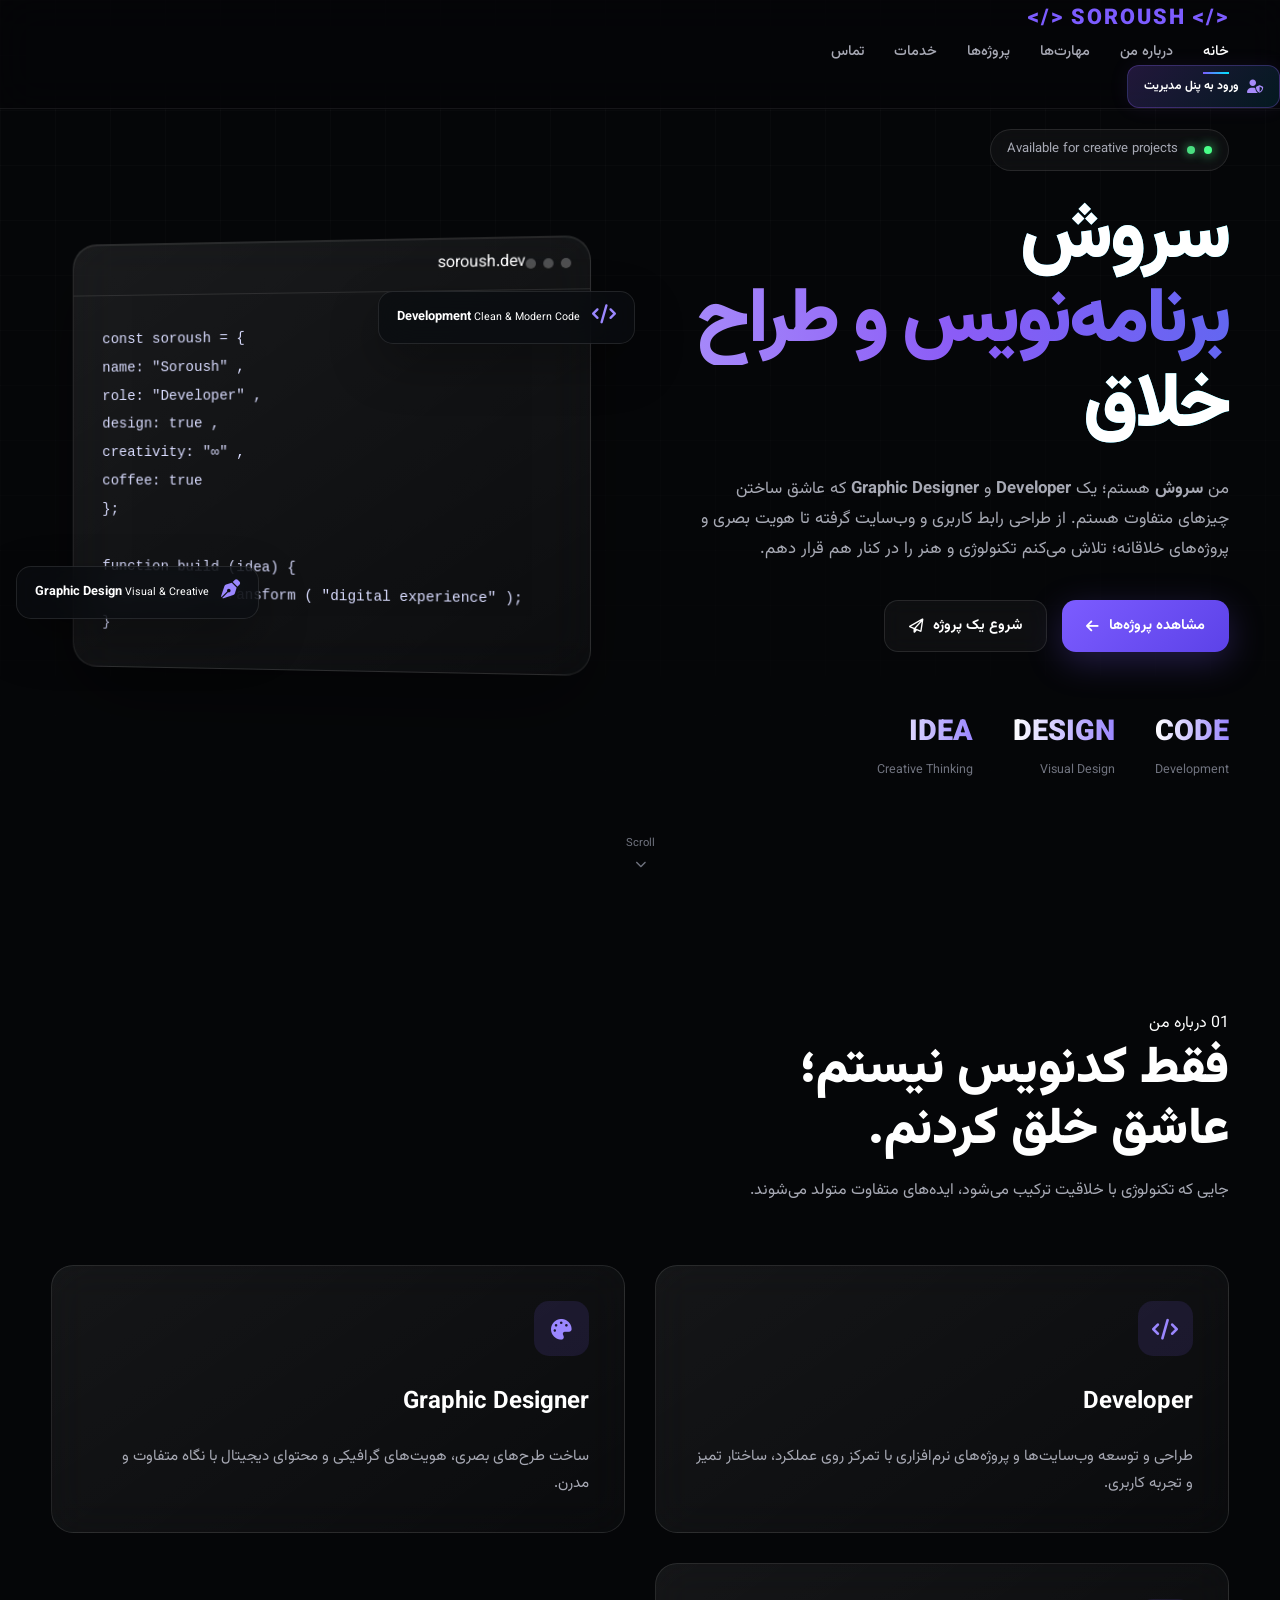
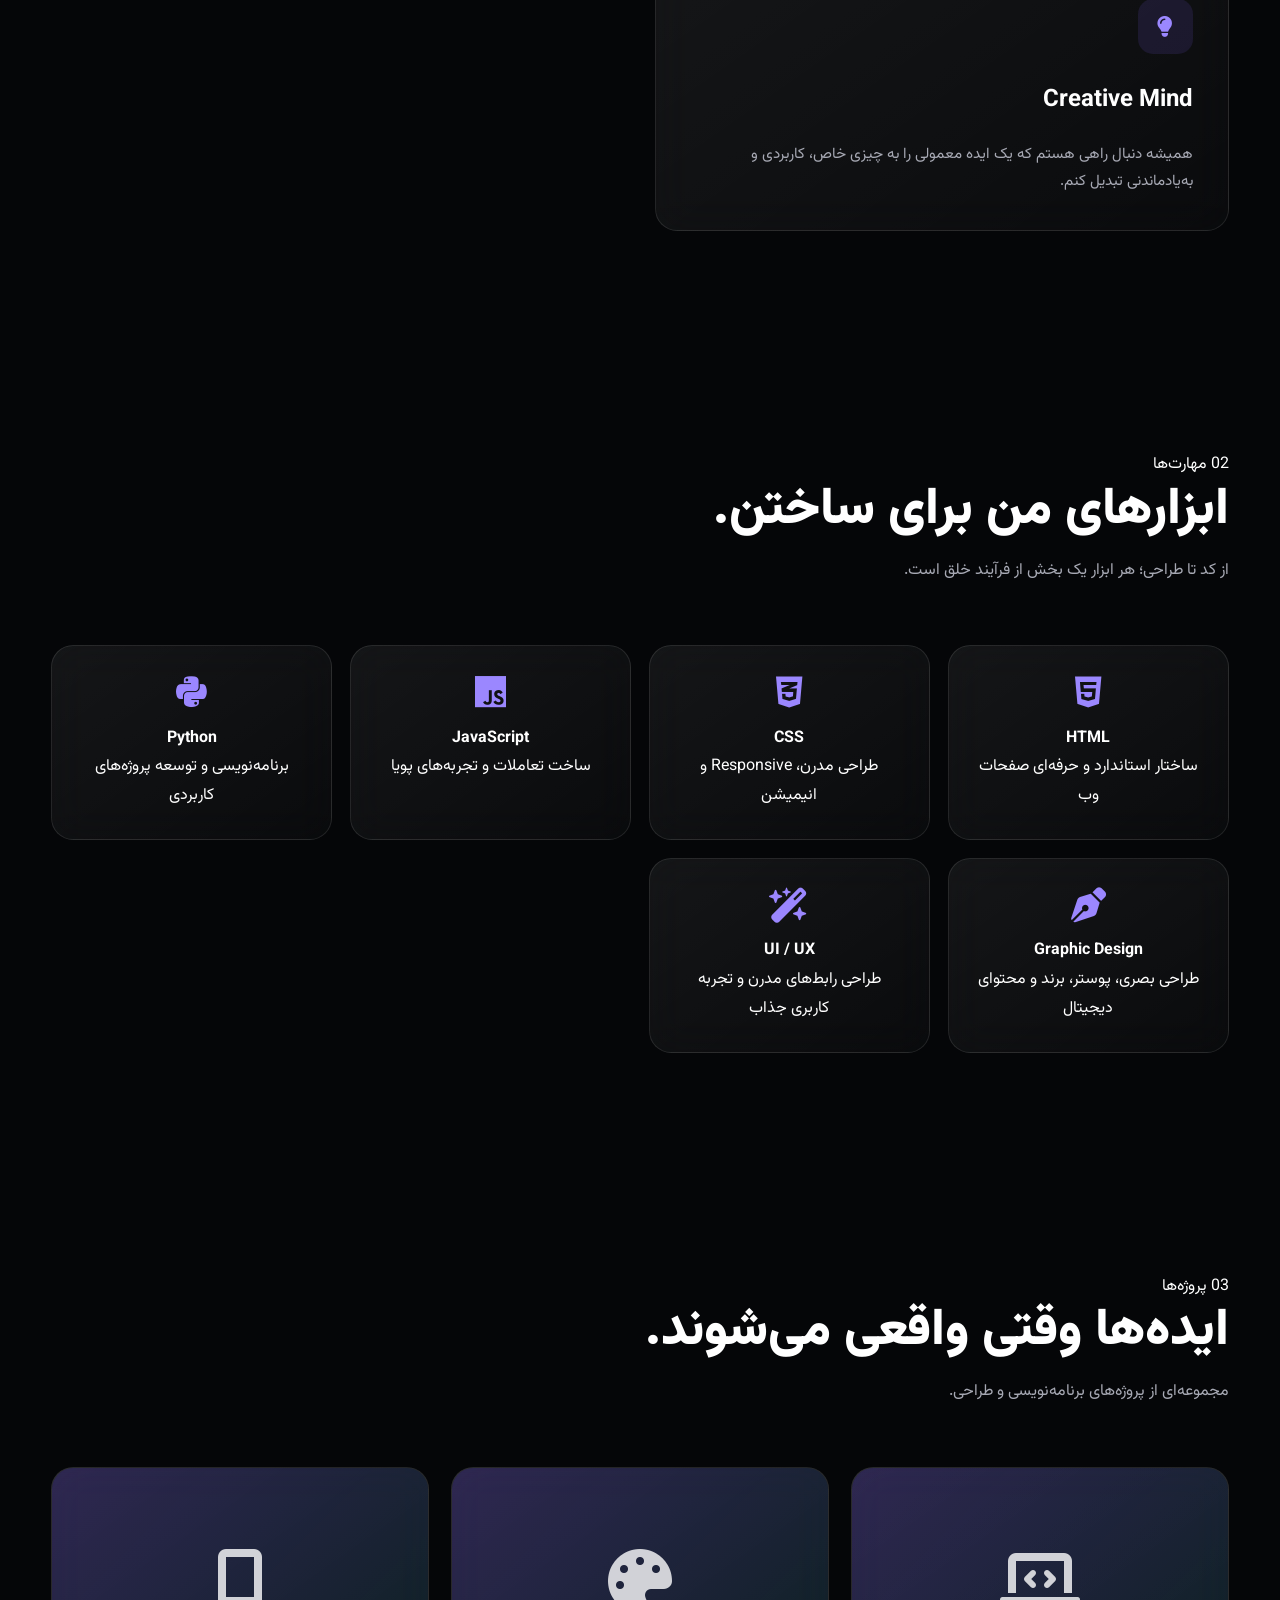
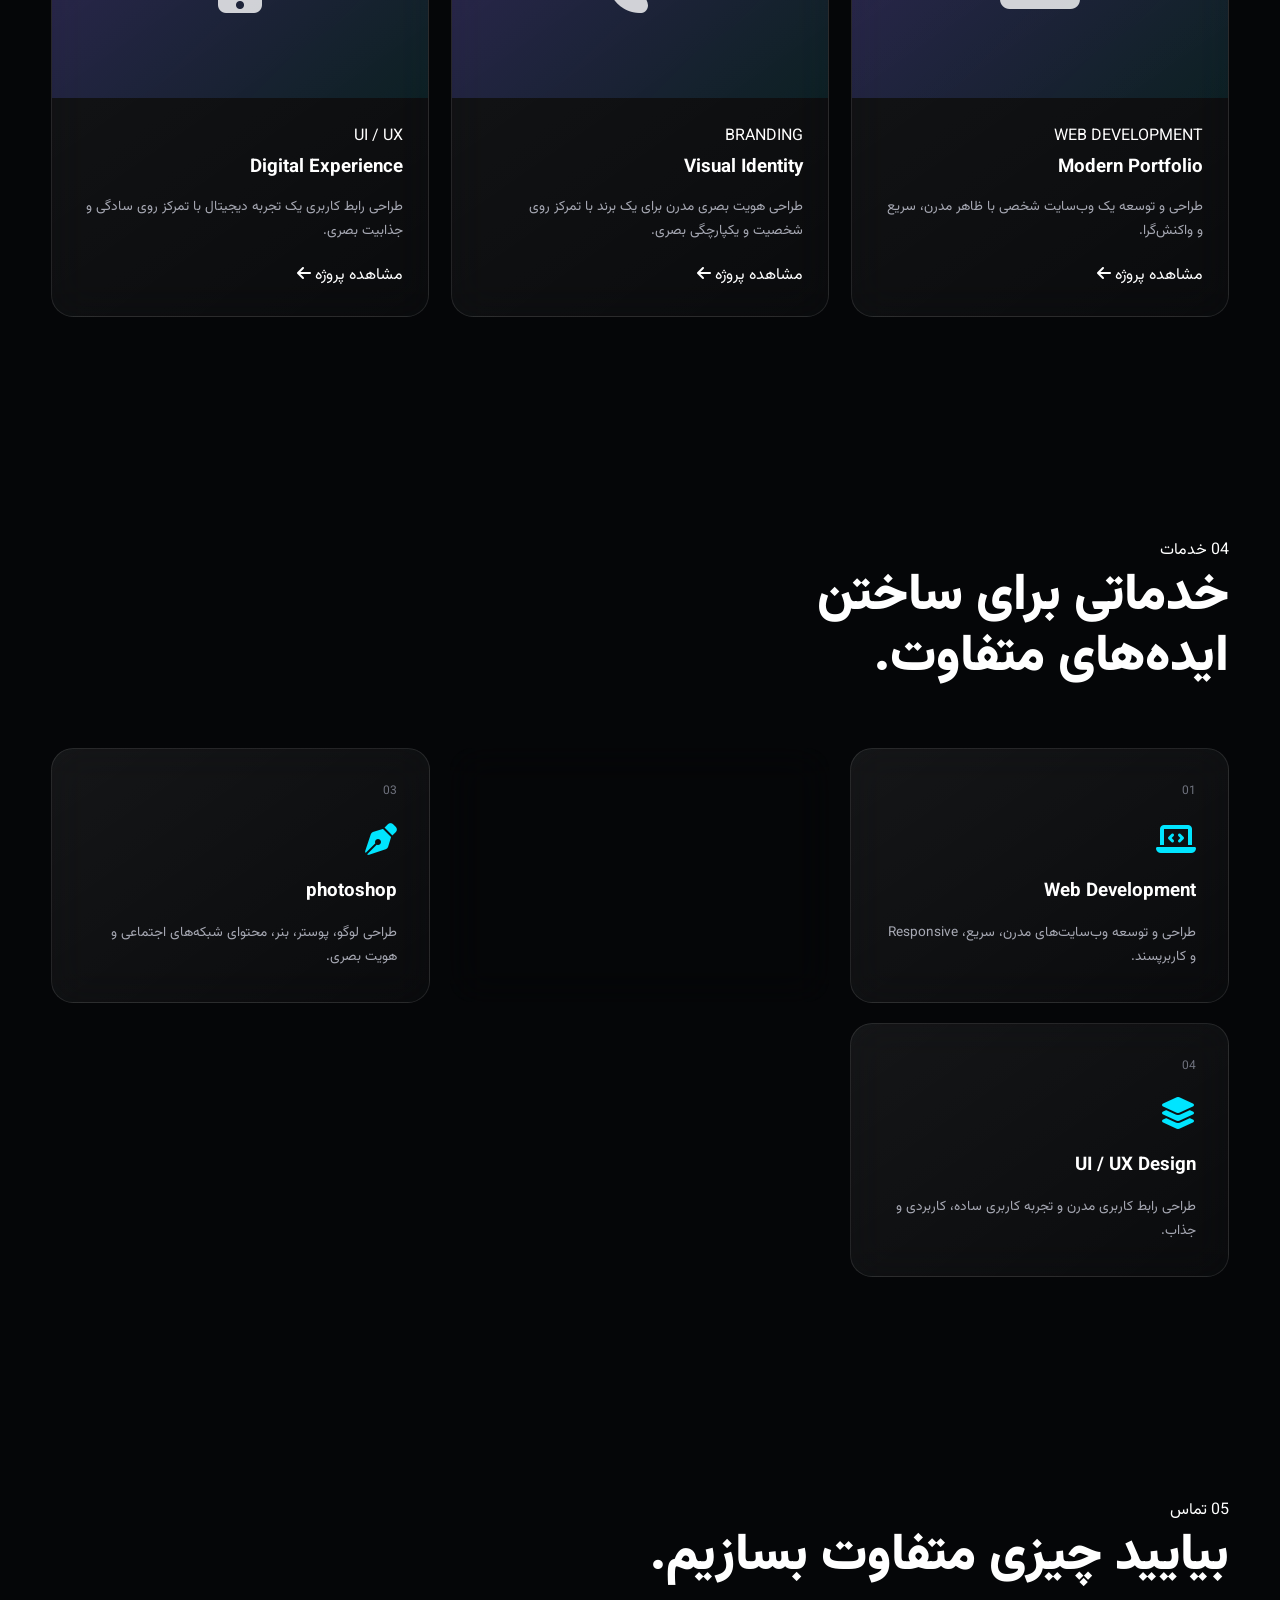
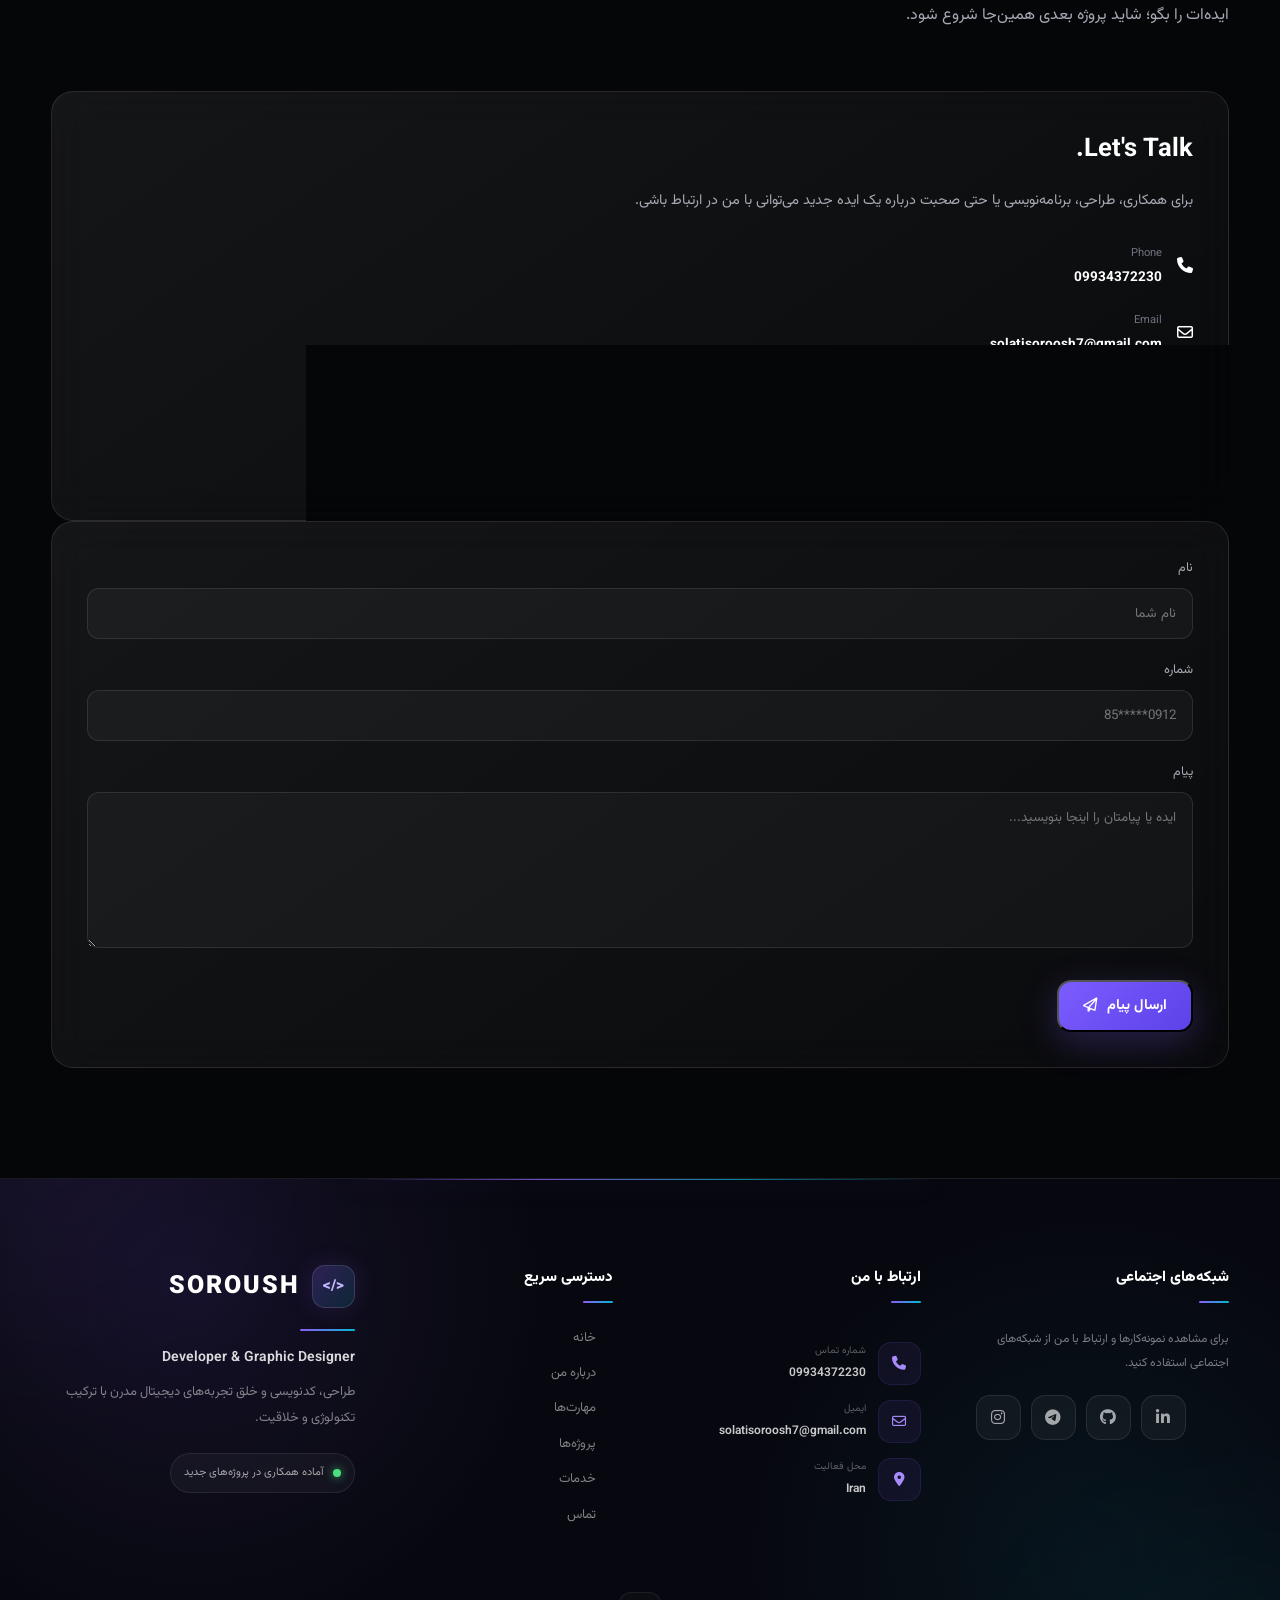
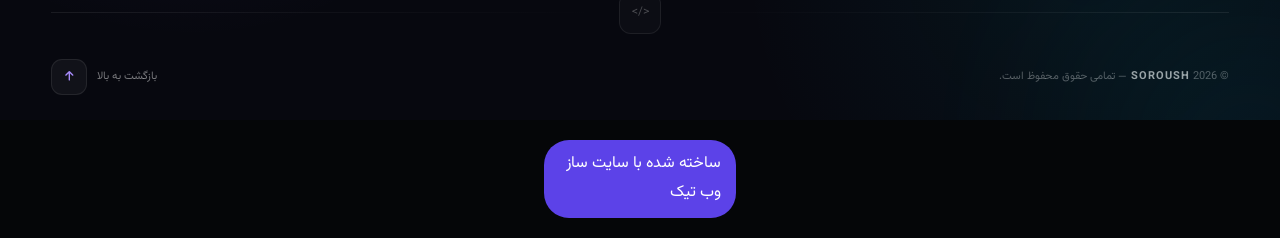
<file: index.html>
<!DOCTYPE html>
<html lang="fa" dir="rtl">

<head>
    <meta charset="UTF-8">
    <meta name="viewport" content="width=device-width, initial-scale=1.0">

    <title>Soroosh Web | سروش وب | سروش صولتی | برنامه نویس و طراح</title>

    <meta name="description"
        content="سروش وب؛ وب‌سایت رسمی سروش صولتی، برنامه‌نویس و طراح گرافیک. طراحی و توسعه وب‌سایت، برنامه‌نویسی، طراحی UI/UX و خدمات گرافیکی.">

    <meta name="author" content="Soroush Solati">

    <link rel="canonical"
        href="https://sorooshsolati.github.io/soroosh_web/">

    <!-- Google Search Console -->
    <meta name="google-site-verification"
        content="5-_Z5XrOkIgNto3OgNHFFR8TNzBRHTz58QqDBDDkET0">

    <!-- Favicon -->
    <link rel="icon" type="image/png" href="logo.png">

    <!-- Google Font -->
    <link rel="preconnect" href="https://fonts.googleapis.com">
    <link rel="preconnect" href="https://fonts.gstatic.com" crossorigin>

    <link
        href="https://fonts.googleapis.com/css2?family=Vazirmatn:wght@300;400;500;600;700;800;900&display=swap"
        rel="stylesheet">

    <!-- Font Awesome -->
    <link
        rel="stylesheet"
        href="https://cdnjs.cloudflare.com/ajax/libs/font-awesome/6.5.2/css/all.min.css">

    <!-- Main CSS -->
    <link rel="stylesheet" href="style.css">
</head>


<body>


<!-- =========================================================
     HEADER
========================================================= -->

<header class="header">

    <div class="container nav-container">

        <a href="#home" class="logo">

            <span class="logo-symbol">&lt;/&gt;</span>

            <span>SOROUSH</span>

            <span class="logo-symbol">&lt;/&gt;</span>

        </a>


        <nav class="nav-menu">

            <a href="#home" class="active">
                خانه
            </a>

            <a href="#about">
                درباره من
            </a>

            <a href="#skills">
                مهارت‌ها
            </a>

            <a href="#projects">
                پروژه‌ها
            </a>

            <a href="#services">
                خدمات
            </a>

            <a href="#contact">
                تماس
            </a>

        </nav>


        <button
            class="menu-btn"
            type="button"
            aria-label="باز کردن منو"
        >

            <i class="fa-solid fa-bars"></i>

        </button>

    </div>

    <a href="login.html" class="admin-login-btn">
    <i class="fa-solid fa-user-shield"></i>
    ورود به پنل مدیریت
</a>

</header>



<main>


<!-- =========================================================
     HERO
========================================================= -->

<section class="hero" id="home">


    <div class="hero-glow glow-1"></div>

    <div class="hero-glow glow-2"></div>

    <div class="hero-glow glow-3"></div>

    <div class="hero-grid"></div>


    <div class="container hero-container">


        <!-- HERO CONTENT -->

        <div class="hero-content reveal">


            <div class="hero-badge">

                <span class="status-dot"></span>

                <span>
                    Available for creative projects
                </span>

            </div>



            <!-- متن جدید -->

            <h1>
    <span id="hero-before">
        سروش 
    </span>

    <span id="hero-highlight">
        برنامه‌نویس و طراح
    </span>

    <span id="hero-after">
        خلاق
    </span>
</h1>


            <p class="hero-description">

                من <strong>سروش</strong> هستم؛
                یک <strong>Developer</strong> و
                <strong>Graphic Designer</strong>
                که عاشق ساختن چیزهای متفاوت هستم.
                از طراحی رابط کاربری و وب‌سایت گرفته
                تا هویت بصری و پروژه‌های خلاقانه؛
                تلاش می‌کنم تکنولوژی و هنر را
                در کنار هم قرار دهم.

            </p>



            <!-- BUTTONS -->

            <div class="hero-buttons">


                <a
                    href="#projects"
                    class="btn btn-primary"
                >

                    <span>
                        مشاهده پروژه‌ها
                    </span>

                    <i class="fa-solid fa-arrow-left"></i>

                </a>



                <a
                    href="#contact"
                    class="btn btn-outline"
                >

                    <span>
                        شروع یک پروژه
                    </span>

                    <i class="fa-regular fa-paper-plane"></i>

                </a>


            </div>



            <!-- STATS -->

            <div class="hero-stats">


                <div class="stat">

                    <div class="stat-number">
                        CODE
                    </div>

                    <div class="stat-label">
                        Development
                    </div>

                </div>



                <div class="stat">

                    <div class="stat-number">
                        DESIGN
                    </div>

                    <div class="stat-label">
                        Visual Design
                    </div>

                </div>



                <div class="stat">

                    <div class="stat-number">
                        IDEA
                    </div>

                    <div class="stat-label">
                        Creative Thinking
                    </div>

                </div>


            </div>


        </div>



        <!-- HERO VISUAL -->

        <div class="hero-visual reveal">


            <div class="code-window">


                <div class="window-header">


                    <div class="window-dots">

                        <span></span>

                        <span></span>

                        <span></span>

                    </div>


                    <div class="window-title">
                        soroush.dev
                    </div>


                </div>



                <div class="code-content">


                    <div>

                        <span class="code-purple">
                            const
                        </span>

                        <span class="code-white">
                            soroush
                        </span>

                        <span class="code-white">
                            =
                        </span>

                        <span class="code-yellow">
                            {
                        </span>

                    </div>



                    <div class="code-indent">

                        <span class="code-blue">
                            name:
                        </span>

                        <span class="code-green">
                            "Soroush"
                        </span>

                        <span>
                            ,
                        </span>

                    </div>



                    <div class="code-indent">

                        <span class="code-blue">
                            role:
                        </span>

                        <span class="code-green">
                            "Developer"
                        </span>

                        <span>
                            ,
                        </span>

                    </div>



                    <div class="code-indent">

                        <span class="code-blue">
                            design:
                        </span>

                        <span class="code-green">
                            true
                        </span>

                        <span>
                            ,
                        </span>

                    </div>



                    <div class="code-indent">

                        <span class="code-blue">
                            creativity:
                        </span>

                        <span class="code-green">
                            "∞"
                        </span>

                        <span>
                            ,
                        </span>

                    </div>



                    <div class="code-indent">

                        <span class="code-blue">
                            coffee:
                        </span>

                        <span class="code-orange">
                            true
                        </span>

                    </div>



                    <div>

                        <span class="code-yellow">
                            };
                        </span>

                    </div>



                    <br>



                    <div>

                        <span class="code-purple">
                            function
                        </span>

                        <span class="code-blue">
                            build
                        </span>

                        <span class="code-white">
                            (idea)
                        </span>

                        <span class="code-yellow">
                            {
                        </span>

                    </div>



                    <div class="code-indent">

                        <span class="code-purple">
                            return
                        </span>

                        <span class="code-white">
                            idea
                        </span>

                        <span>
                            .
                        </span>

                        <span class="code-blue">
                            transform
                        </span>

                        <span>
                            (
                        </span>

                        <span class="code-green">
                            "digital experience"
                        </span>

                        <span>
                            );
                        </span>

                    </div>



                    <div>

                        <span class="code-yellow">
                            }
                        </span>

                    </div>


                </div>

            </div>



            <!-- FLOATING CARD -->

            <div class="floating-card card-code">

                <div class="floating-icon">

                    <i class="fa-solid fa-code"></i>

                </div>

                <div>

                    <strong>
                        Development
                    </strong>

                    <small>
                        Clean & Modern Code
                    </small>

                </div>

            </div>



            <!-- FLOATING CARD -->

            <div class="floating-card card-design">

                <div class="floating-icon">

                    <i class="fa-solid fa-pen-nib"></i>

                </div>

                <div>

                    <strong>
                        Graphic Design
                    </strong>

                    <small>
                        Visual & Creative
                    </small>

                </div>

            </div>


        </div>


    </div>



    <a
        href="#about"
        class="scroll-down"
    >

        <span>
            Scroll
        </span>

        <i class="fa-solid fa-chevron-down"></i>

    </a>


</section>



<!-- =========================================================
     ABOUT
========================================================= -->

<section
    class="section about-section"
    id="about"
>


    <div class="container">


        <div class="section-title reveal">


            <span class="section-number">
                01
            </span>


            <span class="section-line"></span>


            <span class="section-label">
                درباره من
            </span>


            <h2>

                فقط کدنویس نیستم؛

                <br>

                عاشق خلق کردنم.

            </h2>


            <p>

                جایی که تکنولوژی با خلاقیت ترکیب می‌شود،
                ایده‌های متفاوت متولد می‌شوند.

            </p>


        </div>



        <div class="about-grid">


            <div class="glass-card about-card reveal">

                <div class="about-icon">

                    <i class="fa-solid fa-code"></i>

                </div>

                <h3>
                    Developer
                </h3>

                <p>

                    طراحی و توسعه وب‌سایت‌ها و پروژه‌های
                    نرم‌افزاری با تمرکز روی عملکرد،
                    ساختار تمیز و تجربه کاربری.

                </p>

            </div>



            <div class="glass-card about-card reveal">

                <div class="about-icon">

                    <i class="fa-solid fa-palette"></i>

                </div>

                <h3>
                    Graphic Designer
                </h3>

                <p>

                    ساخت طرح‌های بصری، هویت‌های گرافیکی
                    و محتوای دیجیتال با نگاه متفاوت
                    و مدرن.

                </p>

            </div>



            <div class="glass-card about-card reveal">

                <div class="about-icon">

                    <i class="fa-solid fa-lightbulb"></i>

                </div>

                <h3>
                    Creative Mind
                </h3>

                <p>

                    همیشه دنبال راهی هستم که یک ایده معمولی
                    را به چیزی خاص، کاربردی و به‌یادماندنی
                    تبدیل کنم.

                </p>

            </div>


        </div>

    </div>

</section>



<!-- =========================================================
     SKILLS
========================================================= -->

<section
    class="section skills-section"
    id="skills"
>


    <div class="container">


        <div class="section-title reveal">


            <span class="section-number">
                02
            </span>


            <span class="section-line"></span>


            <span class="section-label">
                مهارت‌ها
            </span>


            <h2>
                ابزارهای من برای ساختن.
            </h2>


            <p>
                از کد تا طراحی؛ هر ابزار یک بخش از فرآیند خلق است.
            </p>


        </div>



        <div class="skills-grid">


            <div class="glass-card skill-card reveal">

                <div class="skill-icon">

                    <i class="fa-brands fa-html5"></i>

                </div>

                <h3>
                    HTML
                </h3>

                <p>
                    ساختار استاندارد و حرفه‌ای صفحات وب
                </p>

            </div>



            <div class="glass-card skill-card reveal">

                <div class="skill-icon">

                    <i class="fa-brands fa-css3-alt"></i>

                </div>

                <h3>
                    CSS
                </h3>

                <p>
                    طراحی مدرن، Responsive و انیمیشن
                </p>

            </div>



            <div class="glass-card skill-card reveal">

                <div class="skill-icon">

                    <i class="fa-brands fa-js"></i>

                </div>

                <h3>
                    JavaScript
                </h3>

                <p>
                    ساخت تعاملات و تجربه‌های پویا
                </p>

            </div>



            <div class="glass-card skill-card reveal">

                <div class="skill-icon">

                    <i class="fa-brands fa-python"></i>

                </div>

                <h3>
                    Python
                </h3>

                <p>
                    برنامه‌نویسی و توسعه پروژه‌های کاربردی
                </p>

            </div>



            <div class="glass-card skill-card reveal">

                <div class="skill-icon">

                    <i class="fa-solid fa-pen-nib"></i>

                </div>

                <h3>
                    Graphic Design
                </h3>

                <p>
                    طراحی بصری، پوستر، برند و محتوای دیجیتال
                </p>

            </div>



            <div class="glass-card skill-card reveal">

                <div class="skill-icon">

                    <i class="fa-solid fa-wand-magic-sparkles"></i>

                </div>

                <h3>
                    UI / UX
                </h3>

                <p>
                    طراحی رابط‌های مدرن و تجربه کاربری جذاب
                </p>

            </div>


        </div>

    </div>

</section>



<!-- =========================================================
     PROJECTS
========================================================= -->

<section
    class="section projects-section"
    id="projects"
>


    <div class="container">


        <div class="section-title reveal">


            <span class="section-number">
                03
            </span>


            <span class="section-line"></span>


            <span class="section-label">
                پروژه‌ها
            </span>


            <h2>
                ایده‌ها وقتی واقعی می‌شوند.
            </h2>


            <p>
                مجموعه‌ای از پروژه‌های برنامه‌نویسی و طراحی.
            </p>


        </div>



        <div class="projects-grid">


            <article class="glass-card project-card reveal">


                <div class="project-image project-image-1">

                    <div class="project-overlay">

                        <i class="fa-solid fa-laptop-code"></i>

                    </div>

                </div>



                <div class="project-content">

                    <span class="project-category">
                        WEB DEVELOPMENT
                    </span>

                    <h3>
                        Modern Portfolio
                    </h3>

                    <p>

                        طراحی و توسعه یک وب‌سایت شخصی
                        با ظاهر مدرن، سریع و واکنش‌گرا.

                    </p>


                    <a
                        href="#"
                        class="project-link"
                    >

                        مشاهده پروژه

                        <i class="fa-solid fa-arrow-left"></i>

                    </a>

                </div>


            </article>



            <article class="glass-card project-card reveal">


                <div class="project-image project-image-2">

                    <div class="project-overlay">

                        <i class="fa-solid fa-palette"></i>

                    </div>

                </div>



                <div class="project-content">

                    <span class="project-category">
                        BRANDING
                    </span>

                    <h3>
                        Visual Identity
                    </h3>

                    <p>

                        طراحی هویت بصری مدرن برای یک برند
                        با تمرکز روی شخصیت و یکپارچگی بصری.

                    </p>


                    <a
                        href="#"
                        class="project-link"
                    >

                        مشاهده پروژه

                        <i class="fa-solid fa-arrow-left"></i>

                    </a>

                </div>


            </article>



            <article class="glass-card project-card reveal">


                <div class="project-image project-image-3">

                    <div class="project-overlay">

                        <i class="fa-solid fa-mobile-screen-button"></i>

                    </div>

                </div>



                <div class="project-content">

                    <span class="project-category">
                        UI / UX
                    </span>

                    <h3>
                        Digital Experience
                    </h3>

                    <p>

                        طراحی رابط کاربری یک تجربه دیجیتال
                        با تمرکز روی سادگی و جذابیت بصری.

                    </p>


                    <a
                        href="#"
                        class="project-link"
                    >

                        مشاهده پروژه

                        <i class="fa-solid fa-arrow-left"></i>

                    </a>

                </div>


            </article>


        </div>

    </div>

</section>



<!-- =========================================================
     SERVICES
========================================================= -->

<section
    class="section services-section"
    id="services"
>


    <div class="container">


        <div class="section-title reveal">


            <span class="section-number">
                04
            </span>


            <span class="section-line"></span>


            <span class="section-label">
                خدمات
            </span>


            <h2>
                خدماتی برای ساختن
                <br>
                ایده‌های متفاوت.
            </h2>


        </div>



        <div class="services-grid">


            <div class="glass-card service-card reveal">

                <div class="service-number">
                    01
                </div>

                <i class="fa-solid fa-laptop-code"></i>

                <h3>
                    Web Development
                </h3>

                <p>

                    طراحی و توسعه وب‌سایت‌های مدرن،
                    سریع، Responsive و کاربرپسند.

                </p>

            </div>



            <div class="glass-card service-card reveal">

                <div class="service-number">
                    02
                </div>

                <i class="fa-solid fa-code"></i>

                <h3>
                    Programming
                </h3>

                <p>

                    پیاده‌سازی ایده‌ها و ساخت پروژه‌های
                    نرم‌افزاری با کدنویسی تمیز.

                </p>

            </div>



            <div class="glass-card service-card reveal">

                <div class="service-number">
                    03
                </div>

                <i class="fa-solid fa-pen-nib"></i>

                <h3>
                    photoshop
                </h3>

                <p>

                    طراحی لوگو، پوستر، بنر، محتوای شبکه‌های
                    اجتماعی و هویت بصری.

                </p>

            </div>



            <div class="glass-card service-card reveal">

                <div class="service-number">
                    04
                </div>

                <i class="fa-solid fa-layer-group"></i>

                <h3>
                    UI / UX Design
                </h3>

                <p>

                    طراحی رابط کاربری مدرن و تجربه کاربری
                    ساده، کاربردی و جذاب.

                </p>

            </div>


        </div>

    </div>

</section>



<!-- =========================================================
     CONTACT
========================================================= -->

<section
    class="section contact-section"
    id="contact"
>


    <div class="container">


        <div class="section-title reveal">


            <span class="section-number">
                05
            </span>


            <span class="section-line"></span>


            <span class="section-label">
                تماس
            </span>


            <h2>
                بیایید چیزی متفاوت بسازیم.
            </h2>


            <p>

                ایده‌ات را بگو؛ شاید پروژه بعدی همین‌جا شروع شود.

            </p>


        </div>



        <div class="contact-grid">


            <!-- CONTACT INFO -->

            <div class="glass-card contact-info reveal">


                <h3>
                    Let's Talk.
                </h3>


                <p>

                    برای همکاری، طراحی، برنامه‌نویسی
                    یا حتی صحبت درباره یک ایده جدید
                    می‌توانی با من در ارتباط باشی.

                </p>



                <div class="contact-item">

                    <div class="contact-icon">

                        <i class="fa-solid fa-phone"></i>

                    </div>


                    <div>

                        <span>
                            Phone
                        </span>

                        <strong dir="ltr">
                            09934372230
                        </strong>

                    </div>

                </div>



                <div class="contact-item">

                    <div class="contact-icon">

                        <i class="fa-regular fa-envelope"></i>

                    </div>


                    <div>

                        <span>
                            Email
                        </span>

                        <strong>
                            solatisoroosh7@gmail.com
                        </strong>

                    </div>

                </div>



                <div class="contact-item">

                    <div class="contact-icon">

                        <i class="fa-solid fa-location-dot"></i>

                    </div>


                    <div>

                        <span>
                            Based in
                        </span>

                        <strong>
                            Iran
                        </strong>

                    </div>

                </div>



                <!-- SOCIAL -->

                <div class="social-links">


                    <a
                        href="#"
                        aria-label="Instagram"
                    >

                        <i class="fa-brands fa-instagram"></i>

                    </a>


                    <a
                        href="#"
                        aria-label="Telegram"
                    >

                        <i class="fa-brands fa-telegram"></i>

                    </a>


                    <a
                        href="#"
                        aria-label="GitHub"
                    >

                        <i class="fa-brands fa-github"></i>

                    </a>


                    <a
                        href="#"
                        aria-label="LinkedIn"
                    >

                        <i class="fa-brands fa-linkedin-in"></i>

                    </a>


                </div>


            </div>



            <!-- CONTACT FORM -->

            <form
                class="glass-card contact-form reveal"
                id="contact-form"
            >


                <div class="form-group">

                    <label for="name">
                        نام
                    </label>

                    <input
                        type="text"
                        id="name"
                        name="name"
                        placeholder="نام شما"
                        autocomplete="name"
                        required
                    >

                </div>



                <div class="form-group">

                    <label for="email">
                        شماره 
                    </label>

                    <input
                        type="number"
                        id="email"
                        name="email"
                        placeholder="0912*****85"
                        autocomplete="email"
                        required
                    >

                </div>



                <div class="form-group">

                    <label for="message">
                        پیام
                    </label>

                    <textarea
                        id="message"
                        name="message"
                        rows="6"
                        placeholder="ایده یا پیامتان را اینجا بنویسید..."
                        required
                    ></textarea>

                </div>



                <button
                    type="submit"
                    class="btn btn-primary"
                >

                    ارسال پیام

                    <i class="fa-regular fa-paper-plane"></i>

                </button>


            </form>


        </div>

    </div>

</section>


</main>



<!-- =========================================================
     PREMIUM FOOTER
========================================================= -->

<footer class="footer">


    <div class="footer-glow footer-glow-1"></div>

    <div class="footer-glow footer-glow-2"></div>



    <div class="container">


        <div class="footer-top">


            <!-- BRAND -->

            <div class="footer-brand">


                <a
                    href="#home"
                    class="footer-logo"
                >

                    <span class="footer-logo-icon">
                        &lt;/&gt;
                    </span>

                    <span>
                        SOROUSH
                    </span>

                </a>



                <div class="footer-brand-line"></div>


                <p>
                    Developer & Graphic Designer
                </p>


                <span class="footer-description">

                    طراحی، کدنویسی و خلق تجربه‌های دیجیتال
                    مدرن با ترکیب تکنولوژی و خلاقیت.

                </span>



                <div class="footer-status">

                    <span class="status-dot"></span>

                    <span>
                        آماده همکاری در پروژه‌های جدید
                    </span>

                </div>


            </div>



            <!-- QUICK LINKS -->

            <div class="footer-column">


                <h4>
                    دسترسی سریع
                </h4>



                <div class="footer-links">


                    <a href="#home">

                        <i class="fa-solid fa-arrow-left"></i>

                        خانه

                    </a>


                    <a href="#about">

                        <i class="fa-solid fa-arrow-left"></i>

                        درباره من

                    </a>


                    <a href="#skills">

                        <i class="fa-solid fa-arrow-left"></i>

                        مهارت‌ها

                    </a>


                    <a href="#projects">

                        <i class="fa-solid fa-arrow-left"></i>

                        پروژه‌ها

                    </a>


                    <a href="#services">

                        <i class="fa-solid fa-arrow-left"></i>

                        خدمات

                    </a>


                    <a href="#contact">

                        <i class="fa-solid fa-arrow-left"></i>

                        تماس

                    </a>


                </div>


            </div>



            <!-- CONTACT -->

            <div class="footer-column footer-contact">


                <h4>
                    ارتباط با من
                </h4>



                <a
                    href="tel:09934372230"
                    class="footer-contact-item"
                >

                    <span class="footer-contact-icon">

                        <i class="fa-solid fa-phone"></i>

                    </span>


                    <span class="footer-contact-text">

                        <small>
                            شماره تماس
                        </small>

                        <strong dir="ltr">
                            09934372230
                        </strong>

                    </span>

                </a>



                <div class="footer-contact-item">

                    <span class="footer-contact-icon">

                        <i class="fa-regular fa-envelope"></i>

                    </span>


                    <span class="footer-contact-text">

                        <small>
                            ایمیل
                        </small>

                        <strong>
                            solatisoroosh7@gmail.com
                        </strong>

                    </span>

                </div>



                <div class="footer-contact-item">

                    <span class="footer-contact-icon">

                        <i class="fa-solid fa-location-dot"></i>

                    </span>


                    <span class="footer-contact-text">

                        <small>
                            محل فعالیت
                        </small>

                        <strong>
                            Iran
                        </strong>

                    </span>

                </div>


            </div>



            <!-- SOCIAL -->

            <div class="footer-column footer-social-column">


                <h4>
                    شبکه‌های اجتماعی
                </h4>


                <p>

                    برای مشاهده نمونه‌کارها و ارتباط
                    با من از شبکه‌های اجتماعی استفاده کنید.

                </p>



                <div class="footer-socials">


                    <a
                        href="#"
                        aria-label="Instagram"
                    >

                        <i class="fa-brands fa-instagram"></i>

                    </a>


                    <a
                        href="#"
                        aria-label="Telegram"
                    >

                        <i class="fa-brands fa-telegram"></i>

                    </a>


                    <a
                        href="#"
                        aria-label="GitHub"
                    >

                        <i class="fa-brands fa-github"></i>

                    </a>


                    <a
                        href="#"
                        aria-label="LinkedIn"
                    >

                        <i class="fa-brands fa-linkedin-in"></i>

                    </a>


                </div>


            </div>


        </div>



        <!-- DIVIDER -->

        <div class="footer-divider">


            <span></span>


            <div class="footer-divider-logo">
                &lt;/&gt;
            </div>


            <span></span>


        </div>



        <!-- FOOTER BOTTOM -->

        <div class="footer-bottom">


            <p>

                ©

                <span id="current-year">
                    2026
                </span>

                <strong>
                    SOROUSH
                </strong>

                — تمامی حقوق محفوظ است.

            </p>



            <a
                href="#home"
                class="back-to-top"
            >

                بازگشت به بالا

                <span>

                    <i class="fa-solid fa-arrow-up"></i>

                </span>

            </a>


        </div>


    </div>


</footer>

<div class="reg">
    <p>ساخته شده با سایت ساز وب تیک</p>
</div>



<!-- =========================================================
     CONTACT MODAL
========================================================= -->

<div
    class="contact-modal"
    id="contact-modal"
>


    <div class="contact-modal-backdrop"></div>



    <div class="contact-modal-box">


        <button
            class="modal-close"
            id="modal-close"
            type="button"
            aria-label="بستن"
        >

            <i class="fa-solid fa-xmark"></i>

        </button>



        <div class="modal-glow"></div>



        <div class="modal-icon">

            <i class="fa-brands fa-telegram"></i>

        </div>



        <span class="modal-label">
            CONTACT ME
        </span>



        <h3>

            برای نمونه کار و ارتباط

            <br>

            با بنده پیام دهید

        </h3>



        <p>

            لطفا برای مشاهده نمونه کارها و ارتباط
            با بنده، به شماره زیر در تلگرام پیام دهید.

        </p>



        <div class="phone-box">


            <div class="phone-icon">

                <i class="fa-solid fa-phone"></i>

            </div>



            <span
                id="phone-number"
                dir="ltr"
            >
                09934372230
            </span>



            <button
                id="copy-phone"
                type="button"
                aria-label="کپی شماره"
            >

                <i class="fa-regular fa-copy"></i>

            </button>


        </div>



        <div class="modal-actions">


            <a
                href="https://t.me/"
                target="_blank"
                rel="noopener noreferrer"
                class="modal-telegram"
            >

                <i class="fa-brands fa-telegram"></i>

                پیام در تلگرام

            </a>


        </div>



        <span
            class="copy-message"
            id="copy-message"
        >

            شماره با موفقیت کپی شد ✓

        </span>


    </div>


</div>



<!-- =========================================================
     JAVASCRIPT
========================================================= -->

<script src="script.js"></script>






</body>

</html>
</file>
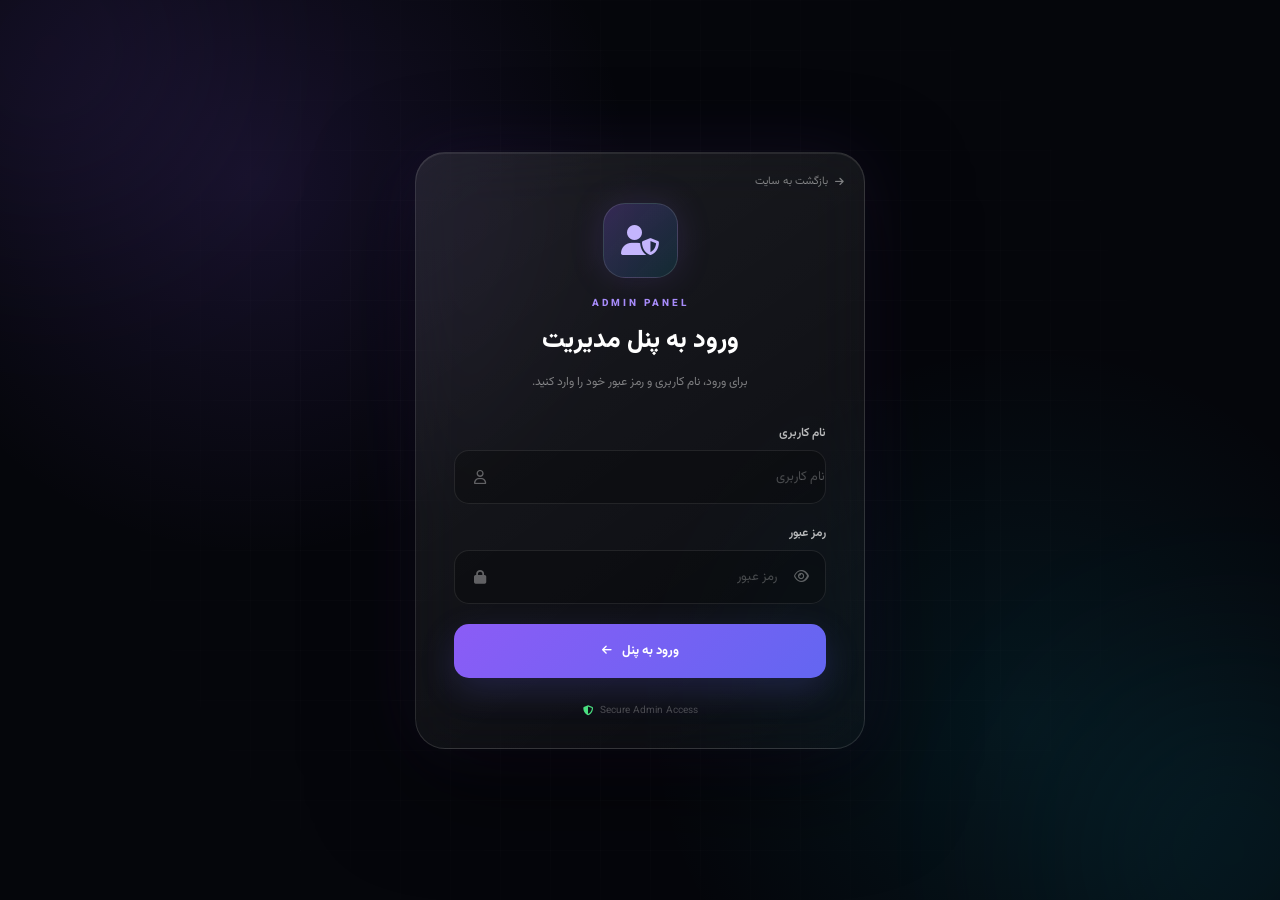
<file: admin.html>
<!DOCTYPE html>
<html lang="fa" dir="rtl">

<head>

    <meta charset="UTF-8">

    <meta
        name="viewport"
        content="width=device-width, initial-scale=1.0"
    >

    <title>پنل مدیریت | SOROUSH</title>


    <!-- Google Font -->

    <link
        rel="preconnect"
        href="https://fonts.googleapis.com"
    >

    <link
        rel="preconnect"
        href="https://fonts.gstatic.com"
        crossorigin
    >

    <link
        href="https://fonts.googleapis.com/css2?family=Vazirmatn:wght@300;400;500;600;700;800;900&display=swap"
        rel="stylesheet"
    >


    <!-- Font Awesome -->

    <link
        rel="stylesheet"
        href="https://cdnjs.cloudflare.com/ajax/libs/font-awesome/6.5.2/css/all.min.css"
    >


<style>

/* =========================================================
   RESET
========================================================= */

* {

    margin: 0;

    padding: 0;

    box-sizing: border-box;

}


/* =========================================================
   BODY
========================================================= */

body {

    min-height: 100vh;

    font-family:
        "Vazirmatn",
        sans-serif;

    background:

        radial-gradient(
            circle at 15% 10%,
            rgba(139,92,246,.14),
            transparent 30%
        ),

        radial-gradient(
            circle at 85% 80%,
            rgba(99,102,241,.10),
            transparent 30%
        ),

        #05060b;

    color: white;

}


/* =========================================================
   HEADER
========================================================= */

.admin-header {

    min-height: 80px;

    display: flex;

    align-items: center;

    justify-content: space-between;

    padding: 0 40px;

    border-bottom:
        1px solid
        rgba(255,255,255,.08);

    background:
        rgba(255,255,255,.025);

    backdrop-filter:
        blur(20px);

    -webkit-backdrop-filter:
        blur(20px);

    position: sticky;

    top: 0;

    z-index: 100;

}


/* =========================================================
   LOGO
========================================================= */

.admin-logo {

    display: flex;

    align-items: center;

    gap: 12px;

    font-size: 20px;

    font-weight: 900;

}


.admin-logo span {

    width: 42px;

    height: 42px;

    display: flex;

    align-items: center;

    justify-content: center;

    border-radius: 13px;

    background:
        rgba(139,92,246,.14);

    border:
        1px solid
        rgba(167,139,250,.12);

    color: #a78bfa;

    font-family: monospace;

}


/* =========================================================
   LOGOUT
========================================================= */

.logout-btn {

    display: flex;

    align-items: center;

    gap: 8px;

    padding: 10px 16px;

    border:
        1px solid
        rgba(239,68,68,.20);

    border-radius: 11px;

    background:
        rgba(239,68,68,.07);

    color: #fca5a5;

    font-family: inherit;

    cursor: pointer;

    transition: .3s ease;

}


.logout-btn:hover {

    background:
        rgba(239,68,68,.15);

    transform:
        translateY(-2px);

}


/* =========================================================
   MAIN
========================================================= */

.admin-content {

    width: 100%;

    max-width: 1200px;

    margin: auto;

    padding:
        55px 30px
        80px;

}


/* =========================================================
   WELCOME
========================================================= */

.welcome {

    margin-bottom: 40px;

}


.welcome span {

    color: #a78bfa;

    font-size: 11px;

    font-weight: 700;

    letter-spacing: 2px;

}


.welcome h1 {

    margin-top: 10px;

    font-size: 32px;

    font-weight: 800;

}


/* =========================================================
   ANALYTICS HEADER
========================================================= */

.analytics-header {

    display: flex;

    align-items: center;

    justify-content: space-between;

    margin-bottom: 18px;

}


.analytics-title {

    display: flex;

    align-items: center;

    gap: 12px;

}


.analytics-title i {

    color: #a78bfa;

    font-size: 18px;

}


.analytics-title h2 {

    font-size: 20px;

    font-weight: 800;

}


.analytics-subtitle {

    color:
        rgba(255,255,255,.32);

    font-size: 10px;

    letter-spacing: 1px;

}


/* =========================================================
   ANALYTICS GRID
========================================================= */

.analytics-grid {

    display: grid;

    grid-template-columns:
        repeat(3, 1fr);

    gap: 16px;

    margin-bottom: 25px;

}


/* =========================================================
   ANALYTICS CARD
========================================================= */

.analytics-card {

    position: relative;

    overflow: hidden;

    min-height: 155px;

    padding: 24px;

    border-radius: 21px;

    background:
        rgba(255,255,255,.045);

    border:
        1px solid
        rgba(255,255,255,.08);

    backdrop-filter:
        blur(20px);

    -webkit-backdrop-filter:
        blur(20px);

    transition:
        transform .3s ease,
        border-color .3s ease,
        box-shadow .3s ease;

}


.analytics-card:hover {

    transform:
        translateY(-4px);

    border-color:
        rgba(167,139,250,.30);

    box-shadow:
        0 15px 45px
        rgba(0,0,0,.20);

}


/* =========================================================
   GLOW
========================================================= */

.analytics-card::after {

    content: "";

    position: absolute;

    width: 110px;

    height: 110px;

    right: -45px;

    bottom: -50px;

    border-radius: 50%;

    background:
        rgba(139,92,246,.10);

    filter:
        blur(28px);

    pointer-events: none;

}


/* =========================================================
   ICON
========================================================= */

.analytics-icon {

    width: 43px;

    height: 43px;

    display: flex;

    align-items: center;

    justify-content: center;

    border-radius: 13px;

    background:
        rgba(139,92,246,.12);

    color: #a78bfa;

    margin-bottom: 17px;

}


/* =========================================================
   LABEL
========================================================= */

.analytics-label {

    color:
        rgba(255,255,255,.48);

    font-size: 11px;

    margin-bottom: 6px;

}


/* =========================================================
   VALUE
========================================================= */

.analytics-value {

    font-size: 29px;

    line-height: 1.2;

    font-weight: 900;

    letter-spacing: -1px;

}


/* =========================================================
   DESCRIPTION
========================================================= */

.analytics-description {

    margin-top: 6px;

    color:
        rgba(255,255,255,.25);

    font-size: 10px;

}


/* =========================================================
   LIVE STATUS
========================================================= */

.live-status {

    display: inline-flex;

    align-items: center;

    gap: 6px;

    margin-top: 10px;

    color:
        rgba(255,255,255,.35);

    font-size: 9px;

}


.live-dot {

    width: 6px;

    height: 6px;

    border-radius: 50%;

    background: #86efac;

    box-shadow:
        0 0 10px
        rgba(134,239,172,.7);

}


/* =========================================================
   WEEKLY CARD
========================================================= */

.weekly-card {

    padding: 25px;

    margin-top: 20px;

    margin-bottom: 45px;

    border-radius: 22px;

    background:
        rgba(255,255,255,.04);

    border:
        1px solid
        rgba(255,255,255,.08);

    backdrop-filter:
        blur(20px);

    -webkit-backdrop-filter:
        blur(20px);

}


/* =========================================================
   WEEKLY TITLE
========================================================= */

.weekly-title {

    display: flex;

    align-items: center;

    justify-content: space-between;

    margin-bottom: 28px;

}


.weekly-title h3 {

    display: flex;

    align-items: center;

    gap: 10px;

    font-size: 16px;

}


.weekly-title h3 i {

    color: #a78bfa;

}


.weekly-title span {

    color:
        rgba(255,255,255,.30);

    font-size: 10px;

}


/* =========================================================
   DAYS
========================================================= */

.days-list {

    display: grid;

    grid-template-columns:
        repeat(7, 1fr);

    gap: 12px;

}


.day-item {

    text-align: center;

}


.day-name {

    color:
        rgba(255,255,255,.40);

    font-size: 10px;

    margin-bottom: 10px;

}


.day-date {

    color:
        rgba(255,255,255,.22);

    font-size: 8px;

    margin-bottom: 6px;

}


/* =========================================================
   BAR BOX
========================================================= */

.day-bar-box {

    height: 115px;

    display: flex;

    align-items: flex-end;

    justify-content: center;

    padding:
        0 10px;

}


/* =========================================================
   BAR
========================================================= */

.day-bar {

    width: 100%;

    max-width: 38px;

    min-height: 5px;

    border-radius:
        9px
        9px
        4px
        4px;

    background:
        linear-gradient(
            180deg,
            #a78bfa,
            #6366f1
        );

    box-shadow:
        0 5px 20px
        rgba(124,58,237,.20);

    transition:
        height .7s ease;

}


/* =========================================================
   DAY COUNT
========================================================= */

.day-count {

    margin-top: 9px;

    font-size: 11px;

    font-weight: 700;

    color: white;

}


/* =========================================================
   DASHBOARD TITLE
========================================================= */

.dashboard-title {

    display: flex;

    align-items: center;

    gap: 10px;

    margin-bottom: 20px;

    font-size: 20px;

    font-weight: 800;

}


.dashboard-title i {

    color: #a78bfa;

}


/* =========================================================
   DASHBOARD GRID
========================================================= */

.dashboard-grid {

    display: grid;

    grid-template-columns:
        repeat(3, 1fr);

    gap: 20px;

}


/* =========================================================
   DASHBOARD CARD
========================================================= */

.dashboard-card {

    padding: 30px;

    min-height: 210px;

    border-radius: 20px;

    background:
        rgba(255,255,255,.045);

    border:
        1px solid
        rgba(255,255,255,.08);

    transition: .3s ease;

}


.dashboard-card:hover {

    transform:
        translateY(-5px);

    border-color:
        rgba(139,92,246,.25);

    box-shadow:
        0 15px 35px
        rgba(0,0,0,.15);

}


.dashboard-card > i {

    display: block;

    font-size: 25px;

    color: #a78bfa;

    margin-bottom: 20px;

}


.dashboard-card h3 {

    margin-bottom: 8px;

    font-size: 16px;

}


.dashboard-card p {

    color:
        rgba(255,255,255,.45);

    font-size: 12px;

    line-height: 2;

}


/* =========================================================
   LINKS
========================================================= */

.content-card,
.messages-card {

    display: block;

    color: white;

    text-decoration: none;

    cursor: pointer;

}


.card-arrow {

    display: flex;

    align-items: center;

    gap: 8px;

    margin-top: 22px;

    color: #a78bfa;

    font-size: 11px;

    font-weight: 700;

    transition: .3s ease;

}


.content-card:hover .card-arrow,
.messages-card:hover .card-arrow {

    color: white;

    transform:
        translateX(-5px);

}


.card-arrow i {

    margin: 0 !important;

    font-size: 9px !important;

}


/* =========================================================
   EMPTY ANALYTICS
========================================================= */

.analytics-empty {

    text-align: center;

    color:
        rgba(255,255,255,.25);

    padding: 25px;

    font-size: 11px;

}


/* =========================================================
   RESPONSIVE
========================================================= */

@media(max-width: 900px) {

    .analytics-grid {

        grid-template-columns:
            repeat(2, 1fr);

    }


    .dashboard-grid {

        grid-template-columns:
            repeat(2, 1fr);

    }

}


@media(max-width: 700px) {

    .admin-header {

        padding:
            0 20px;

    }


    .admin-logo {

        font-size: 15px;

    }


    .admin-content {

        padding:
            40px 20px
            60px;

    }


    .analytics-grid {

        grid-template-columns:
            1fr;

    }


    .dashboard-grid {

        grid-template-columns:
            1fr;

    }


    .days-list {

        gap: 4px;

    }


    .day-bar-box {

        height: 75px;

        padding:
            0 3px;

    }


    .day-name {

        font-size: 8px;

    }


    .day-count {

        font-size: 9px;

    }


    .weekly-card {

        padding: 18px;

    }


    .analytics-header {

        align-items:
            flex-start;

        gap: 10px;

    }


    .analytics-subtitle {

        display: none;

    }

}

</style>

</head>


<body>


<!-- =========================================================
     HEADER
========================================================= -->

<header class="admin-header">


    <div class="admin-logo">

        <span>
            &lt;/&gt;
        </span>

        SOROUSH ADMIN

    </div>


    <button
        class="logout-btn"
        id="logout-btn"
    >

        <i class="fa-solid fa-right-from-bracket"></i>

        خروج

    </button>


</header>



<!-- =========================================================
     MAIN
========================================================= -->

<main class="admin-content">


    <!-- =====================================================
         WELCOME
    ===================================================== -->

    <div class="welcome">

        <span>
            ADMIN DASHBOARD
        </span>

        <h1>
            خوش آمدید 👋
        </h1>

    </div>



    <!-- =====================================================
         ANALYTICS HEADER
    ===================================================== -->

    <div class="analytics-header">

        <div class="analytics-title">

            <i class="fa-solid fa-chart-line"></i>

            <h2>
                آمار بازدید سایت
            </h2>

        </div>


        <span class="analytics-subtitle">
            VISITOR ANALYTICS
        </span>

    </div>



    <!-- =====================================================
         ANALYTICS CARDS
    ===================================================== -->

    <div class="analytics-grid">


        <!-- TOTAL -->

        <div class="analytics-card">

            <div class="analytics-icon">

                <i class="fa-solid fa-eye"></i>

            </div>


            <div class="analytics-label">
                بازدید کل
            </div>


            <div
                class="analytics-value"
                id="total-views"
            >
                0
            </div>


            <div class="analytics-description">
                تمام بازدیدهای ثبت‌شده
            </div>

        </div>



        <!-- UNIQUE -->

        <div class="analytics-card">

            <div class="analytics-icon">

                <i class="fa-solid fa-users"></i>

            </div>


            <div class="analytics-label">
                بازدیدکنندگان یکتا
            </div>


            <div
                class="analytics-value"
                id="unique-visitors"
            >
                0
            </div>


            <div class="analytics-description">
                هر مرورگر فقط یک بار
            </div>

        </div>



        <!-- ADMIN -->

        <div class="analytics-card">

            <div class="analytics-icon">

                <i class="fa-solid fa-shield-halved"></i>

            </div>


            <div class="analytics-label">
                بازدیدهای خودت
            </div>


            <div
                class="analytics-value"
                id="admin-views"
            >
                0
            </div>


            <div class="analytics-description">
                بازدیدهای ثبت‌شده توسط مدیر
            </div>

        </div>



        <!-- USERS -->

        <div class="analytics-card">

            <div class="analytics-icon">

                <i class="fa-solid fa-globe"></i>

            </div>


            <div class="analytics-label">
                بازدید کاربران
            </div>


            <div
                class="analytics-value"
                id="user-views"
            >
                0
            </div>


            <div class="analytics-description">
                بازدیدهای غیرمدیر
            </div>

        </div>



        <!-- TODAY -->

        <div class="analytics-card">

            <div class="analytics-icon">

                <i class="fa-solid fa-calendar-day"></i>

            </div>


            <div class="analytics-label">
                بازدید امروز
            </div>


            <div
                class="analytics-value"
                id="today-views"
            >
                0
            </div>


            <div class="analytics-description">
                بازدیدهای ثبت‌شده امروز
            </div>

        </div>



        <!-- 7 DAYS -->

        <div class="analytics-card">

            <div class="analytics-icon">

                <i class="fa-solid fa-chart-column"></i>

            </div>


            <div class="analytics-label">
                آمار ۷ روز اخیر
            </div>


            <div
                class="analytics-value"
                id="week-views"
            >
                0
            </div>


            <div class="analytics-description">
                مجموع بازدید هفت روز اخیر
            </div>

        </div>


    </div>



    <!-- =====================================================
         LIVE STATUS
    ===================================================== -->

    <div class="live-status">

        <span class="live-dot"></span>

        آمار از LocalStorage خوانده می‌شود

    </div>



    <!-- =====================================================
         7 DAYS CHART
    ===================================================== -->

    <div class="weekly-card">


        <div class="weekly-title">

            <h3>

                <i class="fa-solid fa-chart-simple"></i>

                نمودار ۷ روز اخیر

            </h3>


            <span>
                بازدید روزانه
            </span>

        </div>


        <div
            class="days-list"
            id="days-list"
        >

        </div>


    </div>



    <!-- =====================================================
         SITE MANAGEMENT
    ===================================================== -->

    <h2 class="dashboard-title">

        <i class="fa-solid fa-sliders"></i>

        مدیریت سایت

    </h2>



    <div class="dashboard-grid">


        <!-- PROJECTS -->

        <div class="dashboard-card">

            <i class="fa-solid fa-folder-open"></i>

            <h3>
                مدیریت پروژه‌ها
            </h3>

            <p>
                اضافه کردن، ویرایش و حذف پروژه‌های سایت.
            </p>

        </div>



        <!-- CONTENT -->

        <a
            href="content.html"
            class="dashboard-card content-card"
        >

            <i class="fa-solid fa-pen-to-square"></i>

            <h3>
                ویرایش محتوا
            </h3>

            <p>
                مدیریت متن‌ها و اطلاعات بخش‌های مختلف سایت.
            </p>


            <span class="card-arrow">

                ویرایش محتوا

                <i class="fa-solid fa-arrow-left"></i>

            </span>

        </a>



        <!-- MESSAGES -->

        <a
            href="messages.html"
            class="dashboard-card messages-card"
        >

            <i class="fa-solid fa-envelope"></i>

            <h3>
                پیام‌ها
            </h3>

            <p>
                مشاهده پیام‌های کاربران سایت.
            </p>


            <span class="card-arrow">

                مشاهده پیام‌ها

                <i class="fa-solid fa-arrow-left"></i>

            </span>

        </a>


    </div>


</main>



<script>

/* =========================================================
   CHECK LOGIN
========================================================= */

if (
    sessionStorage.getItem(
        "adminLoggedIn"
    ) !== "true"
) {

    window.location.href =
        "login.html";

}


/* =========================================================
   FORMAT NUMBER
========================================================= */

function formatNumber(number) {

    return Number(
        number || 0
    ).toLocaleString("fa-IR");

}


/* =========================================================
   GET LOCAL DATE
========================================================= */

function getLocalDateKey() {

    const date =
        new Date();


    const year =
        date.getFullYear();


    const month =
        String(
            date.getMonth() + 1
        ).padStart(
            2,
            "0"
        );


    const day =
        String(
            date.getDate()
        ).padStart(
            2,
            "0"
        );


    return (
        `${year}-${month}-${day}`
    );

}


/* =========================================================
   LOAD ANALYTICS
========================================================= */

function loadAnalytics() {

    /*
     * دریافت اطلاعات
     */

    let data;

    try {

        data = JSON.parse(
            localStorage.getItem(
                "siteAnalytics"
            ) || "{}"
        );

    } catch (error) {

        console.error(
            "Analytics data error:",
            error
        );

        data = {};

    }


    /*
     * مقادیر اصلی
     */

    const totalViews =
        Number(
            data.totalViews || 0
        );


    const uniqueVisitors =
        Number(
            data.uniqueVisitors || 0
        );


    const adminViews =
        Number(
            data.adminViews || 0
        );


    const userViews =
        Number(
            data.userViews || 0
        );


    const daily =
        data.daily || {};


    /*
     * نمایش کارت‌ها
     */

    document.getElementById(
        "total-views"
    ).textContent =
        formatNumber(
            totalViews
        );


    document.getElementById(
        "unique-visitors"
    ).textContent =
        formatNumber(
            uniqueVisitors
        );


    document.getElementById(
        "admin-views"
    ).textContent =
        formatNumber(
            adminViews
        );


    document.getElementById(
        "user-views"
    ).textContent =
        formatNumber(
            userViews
        );


    /*
     * امروز
     */

    const today =
        getLocalDateKey();


    const todayData =
        daily[today];


    let todayViews = 0;


    if (
        todayData &&
        typeof todayData === "object"
    ) {

        todayViews =
            Number(
                todayData.total || 0
            );

    }


    document.getElementById(
        "today-views"
    ).textContent =
        formatNumber(
            todayViews
        );


    /*
     * =====================================
     * LAST 7 DAYS
     * =====================================
     */

    const dayNames = [

        "یکشنبه",

        "دوشنبه",

        "سه‌شنبه",

        "چهارشنبه",

        "پنجشنبه",

        "جمعه",

        "شنبه"

    ];


    const lastSevenDays = [];


    let weekViews = 0;


    /*
     * ساخت هفت روز
     */

    for (
        let i = 6;
        i >= 0;
        i--
    ) {

        const date =
            new Date();


        date.setDate(
            date.getDate() - i
        );


        const key =
            getDateKey(
                date
            );


        const dayData =
            daily[key];


        let views = 0;


        if (
            dayData &&
            typeof dayData === "object"
        ) {

            views =
                Number(
                    dayData.total || 0
                );

        }
        else if (
            typeof dayData === "number"
        ) {

            /*
             * سازگاری با نسخه قدیمی
             */

            views =
                Number(
                    dayData || 0
                );

        }


        weekViews += views;


        lastSevenDays.push({

            name:
                dayNames[
                    date.getDay()
                ],

            date:
                `${String(
                    date.getDate()
                ).padStart(2, "0")}/${String(
                    date.getMonth() + 1
                ).padStart(2, "0")}`,

            views:
                views

        });

    }


    /*
     * نمایش مجموع هفت روز
     */

    document.getElementById(
        "week-views"
    ).textContent =
        formatNumber(
            weekViews
        );


    /*
     * رسم نمودار
     */

    const daysList =
        document.getElementById(
            "days-list"
        );


    daysList.innerHTML = "";


    /*
     * بیشترین مقدار
     */

    const maxViews =
        Math.max(
            ...lastSevenDays.map(
                day =>
                    day.views
            ),
            1
        );


    /*
     * ساخت ستون‌ها
     */

    lastSevenDays.forEach(
        day => {

            const item =
                document.createElement(
                    "div"
                );


            item.className =
                "day-item";


            /*
             * حداقل ارتفاع 5 درصد
             */

            const height =
                Math.max(
                    (
                        day.views /
                        maxViews
                    ) * 100,
                    5
                );


            item.innerHTML = `

                <div class="day-name">
                    ${day.name}
                </div>

                <div class="day-date">
                    ${day.date}
                </div>

                <div class="day-bar-box">

                    <div
                        class="day-bar"
                        style="height:${height}%"
                        title="${formatNumber(day.views)} بازدید"
                    ></div>

                </div>

                <div class="day-count">
                    ${formatNumber(day.views)}
                </div>

            `;


            daysList.appendChild(
                item
            );

        }
    );

}


/* =========================================================
   DATE KEY
========================================================= */

function getDateKey(date) {

    const year =
        date.getFullYear();


    const month =
        String(
            date.getMonth() + 1
        ).padStart(
            2,
            "0"
        );


    const day =
        String(
            date.getDate()
        ).padStart(
            2,
            "0"
        );


    return (
        `${year}-${month}-${day}`
    );

}


/* =========================================================
   LOGOUT
========================================================= */

document
    .getElementById(
        "logout-btn"
    )
    .addEventListener(
        "click",
        () => {

            sessionStorage.removeItem(
                "adminLoggedIn"
            );


            window.location.href =
                "login.html";

        }
    );


/* =========================================================
   START
========================================================= */

loadAnalytics();


/* =========================================================
   AUTO REFRESH
   هر 5 ثانیه آمار دوباره خوانده می‌شود.
========================================================= */

setInterval(
    loadAnalytics,
    5000
);

</script>


</body>

</html>
</file>
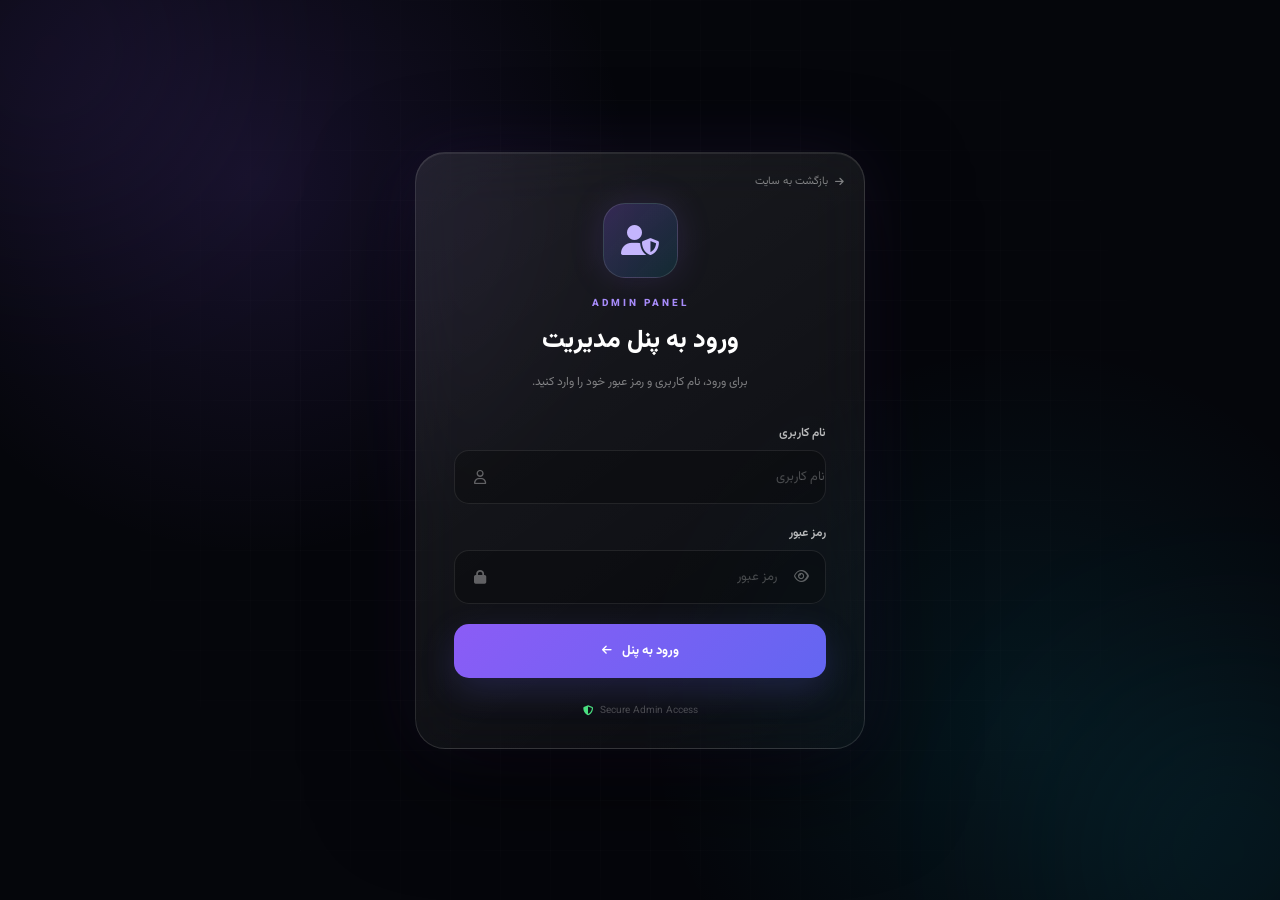
<file: content.html>
<!DOCTYPE html>
<html lang="fa" dir="rtl">

<head>

    <meta charset="UTF-8">

    <meta
        name="viewport"
        content="width=device-width, initial-scale=1.0"
    >

    <title>ویرایش محتوا | SOROUSH</title>

    <link
        rel="preconnect"
        href="https://fonts.googleapis.com"
    >

    <link
        rel="preconnect"
        href="https://fonts.gstatic.com"
        crossorigin
    >

    <link
        href="https://fonts.googleapis.com/css2?family=Vazirmatn:wght@300;400;500;600;700;800;900&display=swap"
        rel="stylesheet"
    >

    <link
        rel="stylesheet"
        href="https://cdnjs.cloudflare.com/ajax/libs/font-awesome/6.5.2/css/all.min.css"
    >

    <style>

        * {
            margin: 0;
            padding: 0;
            box-sizing: border-box;
        }


        body {

            min-height: 100vh;

            font-family: "Vazirmatn", sans-serif;

            color: white;

            background:
                radial-gradient(
                    circle at 20% 20%,
                    rgba(139,92,246,0.15),
                    transparent 30%
                ),
                radial-gradient(
                    circle at 80% 70%,
                    rgba(59,130,246,0.10),
                    transparent 30%
                ),
                #05060b;
        }


        .topbar {

            height: 80px;

            display: flex;

            align-items: center;

            justify-content: space-between;

            padding: 0 40px;

            border-bottom:
                1px solid rgba(255,255,255,0.08);

            background:
                rgba(255,255,255,0.025);

            backdrop-filter: blur(20px);
        }


        .logo {

            display: flex;

            align-items: center;

            gap: 12px;

            font-size: 20px;

            font-weight: 900;
        }


        .logo-icon {

            width: 42px;
            height: 42px;

            display: flex;

            align-items: center;
            justify-content: center;

            border-radius: 12px;

            color: #a78bfa;

            background:
                rgba(139,92,246,0.15);

            border:
                1px solid rgba(139,92,246,0.20);
        }


        .back-btn {

            display: inline-flex;

            align-items: center;

            gap: 8px;

            padding: 10px 16px;

            border-radius: 10px;

            color: #ddd;

            text-decoration: none;

            background:
                rgba(255,255,255,0.05);

            border:
                1px solid rgba(255,255,255,0.08);

            transition: 0.3s ease;
        }


        .back-btn:hover {

            background:
                rgba(139,92,246,0.15);

            color: white;

            transform: translateX(3px);
        }


        .container {

            width: min(100% - 40px, 1000px);

            margin: auto;
        }


        .content {

            padding: 60px 0;
        }


        .page-title {

            margin-bottom: 35px;
        }


        .page-title span {

            display: block;

            color: #a78bfa;

            font-size: 11px;

            font-weight: 700;

            letter-spacing: 2px;

            margin-bottom: 10px;
        }


        .page-title h1 {

            font-size: 32px;

            margin-bottom: 10px;
        }


        .page-title p {

            color:
                rgba(255,255,255,0.45);

            font-size: 13px;
        }


        .editor-card {

            padding: 30px;

            border-radius: 24px;

            background:
                rgba(255,255,255,0.045);

            border:
                1px solid rgba(255,255,255,0.08);

            backdrop-filter: blur(20px);

            box-shadow:
                0 20px 60px rgba(0,0,0,0.25);
        }


        .editor-header {

            display: flex;

            align-items: center;

            gap: 15px;

            margin-bottom: 30px;
        }


        .editor-icon {

            width: 50px;
            height: 50px;

            display: flex;

            align-items: center;
            justify-content: center;

            border-radius: 15px;

            color: #a78bfa;

            background:
                rgba(139,92,246,0.12);

            font-size: 20px;
        }


        .editor-header h2 {

            font-size: 18px;

            margin-bottom: 4px;
        }


        .editor-header p {

            color:
                rgba(255,255,255,0.40);

            font-size: 11px;
        }


        .field {

            margin-bottom: 20px;
        }


        .field label {

            display: block;

            margin-bottom: 9px;

            color: rgba(255,255,255,0.75);

            font-size: 12px;

            font-weight: 600;
        }


        .field input {

            width: 100%;

            height: 52px;

            padding: 0 16px;

            border-radius: 12px;

            outline: none;

            color: white;

            font-family: inherit;

            background:
                rgba(0,0,0,0.25);

            border:
                1px solid rgba(255,255,255,0.10);

            transition: 0.3s ease;
        }


        .field input:focus {

            border-color:
                rgba(167,139,250,0.65);

            box-shadow:
                0 0 0 4px rgba(139,92,246,0.08);
        }


        .hint {

            margin-top: 8px;

            color:
                rgba(255,255,255,0.30);

            font-size: 10px;
        }


        .buttons {

            display: flex;

            gap: 12px;

            margin-top: 30px;
        }


        .btn {

            border: none;

            border-radius: 12px;

            padding: 13px 20px;

            font-family: inherit;

            font-weight: 700;

            cursor: pointer;

            transition: 0.3s ease;
        }


        .save-btn {

            color: white;

            background:
                linear-gradient(
                    135deg,
                    #7c3aed,
                    #4f46e5
                );

            box-shadow:
                0 10px 30px rgba(124,58,237,0.20);
        }


        .save-btn:hover {

            transform: translateY(-2px);

            box-shadow:
                0 15px 35px rgba(124,58,237,0.30);
        }


        .reset-btn {

            color: #ddd;

            background:
                rgba(255,255,255,0.06);

            border:
                1px solid rgba(255,255,255,0.08);
        }


        .reset-btn:hover {

            background:
                rgba(255,255,255,0.10);
        }


        .message {

            display: none;

            margin-top: 20px;

            padding: 13px 16px;

            border-radius: 12px;

            color: #86efac;

            background:
                rgba(34,197,94,0.08);

            border:
                1px solid rgba(34,197,94,0.15);

            font-size: 12px;
        }


        .message.show {

            display: block;
        }


        @media(max-width: 700px) {

            .topbar {

                padding: 0 20px;
            }

            .container {

                width: min(100% - 30px, 1000px);
            }

            .content {

                padding: 40px 0;
            }

            .page-title h1 {

                font-size: 26px;
            }

            .editor-card {

                padding: 20px;
            }

            .buttons {

                flex-direction: column;
            }

            .btn {

                width: 100%;
            }

        }

    </style>

</head>


<body>


<header class="topbar">

    <div class="logo">

        <span class="logo-icon">
            &lt;/&gt;
        </span>

        SOROUSH ADMIN

    </div>


    <a
        href="admin.html"
        class="back-btn"
    >

        <i class="fa-solid fa-arrow-right"></i>

        بازگشت به پنل

    </a>

</header>



<main class="content">

    <div class="container">


        <div class="page-title">

            <span>
                CONTENT MANAGER
            </span>

            <h1>
                ویرایش محتوای سایت
            </h1>

            <p>
                از این قسمت می‌توانی متن‌های سایت را مدیریت کنی.
            </p>

        </div>



        <div class="editor-card">


            <div class="editor-header">

                <div class="editor-icon">

                    <i class="fa-solid fa-heading"></i>

                </div>


                <div>

                    <h2>
                        عنوان اصلی صفحه
                    </h2>

                    <p>
                        متن بخش Hero سایت
                    </p>

                </div>

            </div>



            <div class="field">

                <label for="hero-before">
                    متن قبل از کلمه خلاقیت
                </label>

                <input
                    type="text"
                    id="hero-before"
                    placeholder="مثلاً: بیاید تا باهم"
                >

            </div>



            <div class="field">

                <label for="hero-highlight">
                    کلمه اصلی
                </label>

                <input
                    type="text"
                    id="hero-highlight"
                    placeholder="مثلاً: خلاقیت"
                >

            </div>



            <div class="field">

                <label for="hero-after">
                    متن بعد از کلمه اصلی
                </label>

                <input
                    type="text"
                    id="hero-after"
                    placeholder="مثلاً: بخرج بدیم."
                >

                <div class="hint">
                    این سه قسمت کنار هم عنوان اصلی سایت را می‌سازند.
                </div>

            </div>



            <div class="buttons">

                <button
                    class="btn save-btn"
                    id="save-btn"
                    type="button"
                >

                    <i class="fa-solid fa-floppy-disk"></i>

                    ذخیره تغییرات

                </button>


                <button
                    class="btn reset-btn"
                    id="reset-btn"
                    type="button"
                >

                    <i class="fa-solid fa-rotate-left"></i>

                    بازگردانی

                </button>

            </div>


            <div
                class="message"
                id="message"
            >
                تغییرات با موفقیت ذخیره شد ✓
            </div>


        </div>


    </div>

</main>



<script>

    /* =========================================
       بررسی ورود ادمین
    ========================================= */

    if (
        sessionStorage.getItem("adminLoggedIn")
        !== "true"
    ) {

        window.location.href = "login.html";

    }



    /* =========================================
       مقادیر پیش فرض
    ========================================= */

    const defaultContent = {

        heroBefore: "بیاید تا باهم",

        heroHighlight: "خلاقیت",

        heroAfter: "بخرج بدیم."

    };



    /* =========================================
       گرفتن اطلاعات ذخیره شده
    ========================================= */

    let content = JSON.parse(
        localStorage.getItem("siteContent")
        || "{}"
    );



    /* =========================================
       نمایش اطلاعات فعلی
    ========================================= */

    document.getElementById("hero-before").value =
        content.heroBefore
        || defaultContent.heroBefore;


    document.getElementById("hero-highlight").value =
        content.heroHighlight
        || defaultContent.heroHighlight;


    document.getElementById("hero-after").value =
        content.heroAfter
        || defaultContent.heroAfter;



    /* =========================================
       ذخیره
    ========================================= */

    document
        .getElementById("save-btn")
        .addEventListener("click", () => {


            const newContent = {

                heroBefore:
                    document
                        .getElementById("hero-before")
                        .value
                        .trim(),

                heroHighlight:
                    document
                        .getElementById("hero-highlight")
                        .value
                        .trim(),

                heroAfter:
                    document
                        .getElementById("hero-after")
                        .value
                        .trim()

            };


            localStorage.setItem(
                "siteContent",
                JSON.stringify(newContent)
            );


            const message =
                document.getElementById("message");


            message.classList.add("show");


            setTimeout(() => {

                message.classList.remove("show");

            }, 2500);

        });



    /* =========================================
       بازگردانی
    ========================================= */

    document
        .getElementById("reset-btn")
        .addEventListener("click", () => {


            document
                .getElementById("hero-before")
                .value =
                defaultContent.heroBefore;


            document
                .getElementById("hero-highlight")
                .value =
                defaultContent.heroHighlight;


            document
                .getElementById("hero-after")
                .value =
                defaultContent.heroAfter;


            localStorage.removeItem(
                "siteContent"
            );


            const message =
                document.getElementById("message");


            message.textContent =
                "محتوا به حالت اولیه بازگردانده شد ✓";


            message.classList.add("show");


            setTimeout(() => {

                message.classList.remove("show");

            }, 2500);

        });

</script>


</body>

</html>
</file>
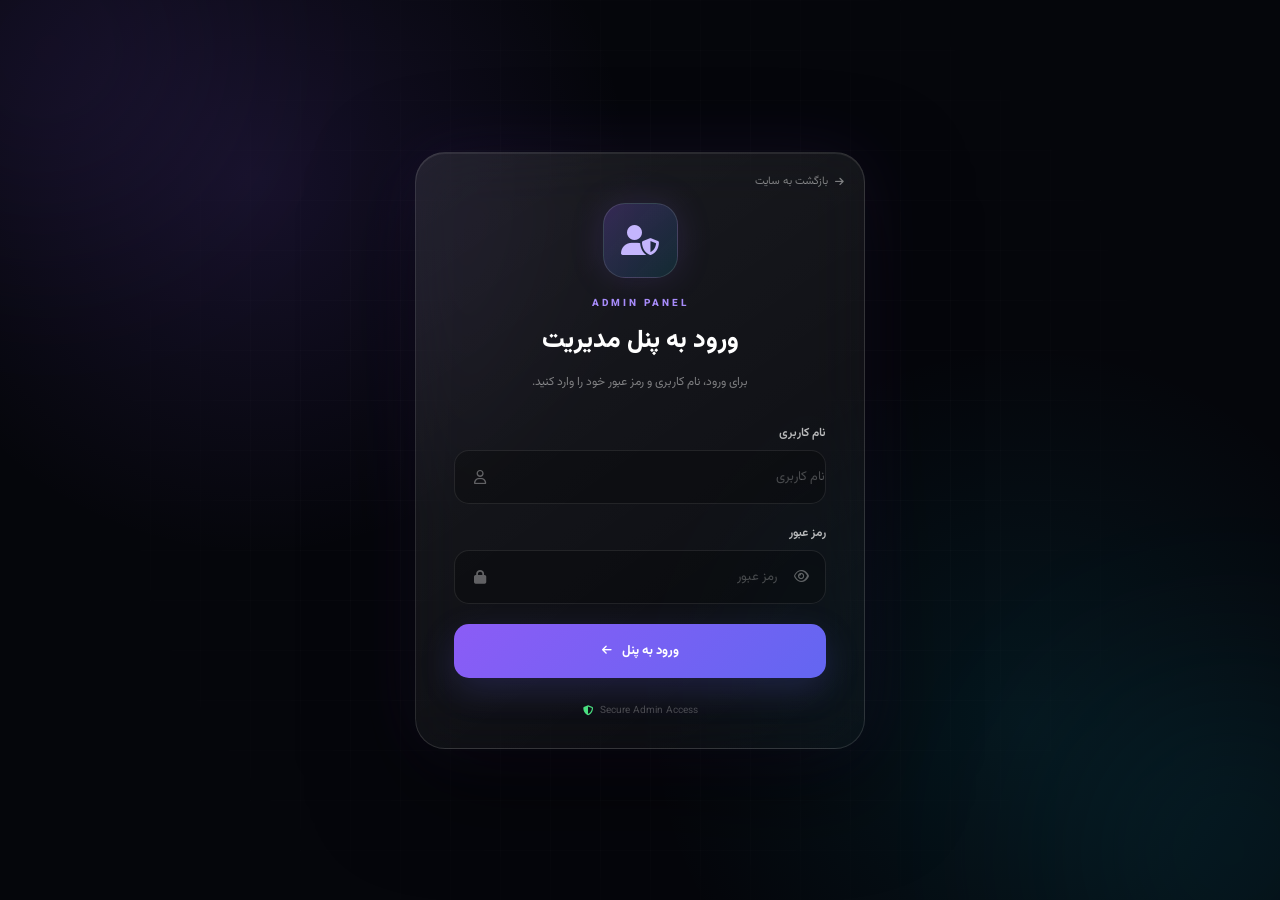
<file: login.html>
<!DOCTYPE html>
<html lang="fa" dir="ltr">

<head>

    <meta charset="UTF-8">

    <meta
        name="viewport"
        content="width=device-width, initial-scale=1.0"
    >

    <title>ورود به پنل مدیریت | SOROUSH</title>

    <link
        rel="preconnect"
        href="https://fonts.googleapis.com"
    >

    <link
        rel="preconnect"
        href="https://fonts.gstatic.com"
        crossorigin
    >

    <link
        href="https://fonts.googleapis.com/css2?family=Vazirmatn:wght@300;400;500;600;700;800;900&display=swap"
        rel="stylesheet"
    >

    <link
        rel="stylesheet"
        href="https://cdnjs.cloudflare.com/ajax/libs/font-awesome/6.5.2/css/all.min.css"
    >

    <link rel="stylesheet" href="login.css">

</head>


<body>


<div class="login-background">

    <div class="login-glow glow-one"></div>

    <div class="login-glow glow-two"></div>

    <div class="login-grid"></div>


    <div class="login-box">


        <a href="index.html" class="back-home">

            <i class="fa-solid fa-arrow-right"></i>

            بازگشت به سایت

        </a>



        <div class="login-icon">

            <i class="fa-solid fa-user-shield"></i>

        </div>



        <span class="login-label">
            ADMIN PANEL
        </span>



        <h1>
            ورود به پنل مدیریت
        </h1>



        <p>
            برای ورود، نام کاربری و رمز عبور خود را وارد کنید.
        </p>



        <form id="login-form">


            <div class="input-group">

                <label for="username">
                    نام کاربری
                </label>

                <div class="input-box">

                    <i class="fa-regular fa-user"></i>

                    <input
                        type="text"
                        id="username"
                        placeholder="نام کاربری"
                        autocomplete="username"
                        required
                    >

                </div>

            </div>



            <div class="input-group">

                <label for="password">
                    رمز عبور
                </label>

                <div class="input-box">

                    <i class="fa-solid fa-lock"></i>

                    <input
                        type="password"
                        id="password"
                        placeholder="رمز عبور"
                        autocomplete="current-password"
                        required
                    >

                    <button
                        type="button"
                        id="toggle-password"
                        class="password-toggle"
                    >

                        <i class="fa-regular fa-eye"></i>

                    </button>

                </div>

            </div>



            <div
                class="login-error"
                id="login-error"
            >
                نام کاربری یا رمز عبور اشتباه است.
            </div>



            <button
                type="submit"
                class="login-button"
            >

                <span>
                    ورود به پنل
                </span>

                <i class="fa-solid fa-arrow-left"></i>

            </button>


        </form>



        <div class="login-footer">

            <i class="fa-solid fa-shield-halved"></i>

            <span>
                Secure Admin Access
            </span>

        </div>


    </div>

</div>


<script src="login.js"></script>

</body>

</html>
</file>
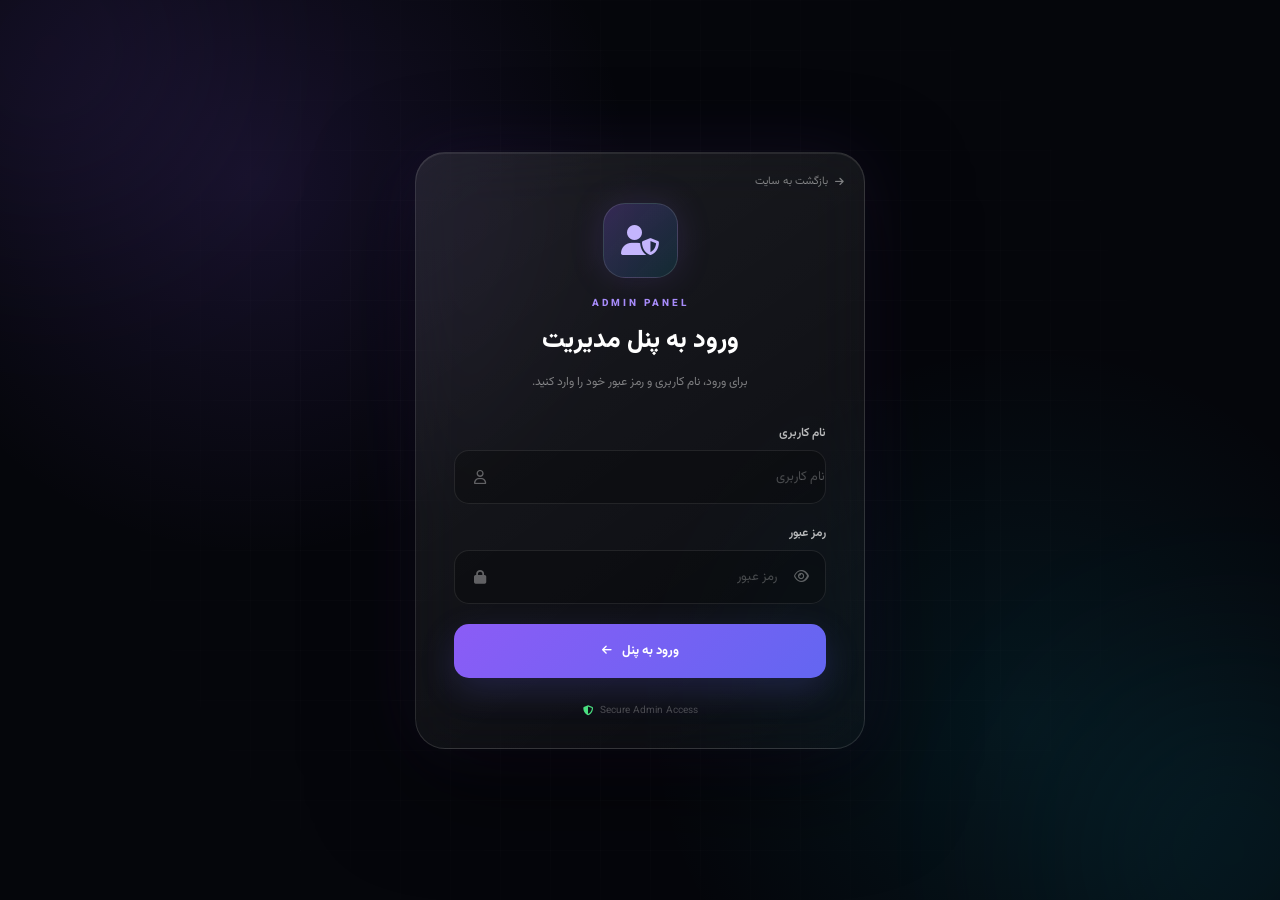
<file: messages.html>
<!DOCTYPE html>
<html lang="fa" dir="ltr">

<head>

    <meta charset="UTF-8">

    <meta name="viewport"
          content="width=device-width, initial-scale=1.0">

    <title>Messages | SOROUSH ADMIN</title>

    <link rel="preconnect"
          href="https://fonts.googleapis.com">

    <link rel="preconnect"
          href="https://fonts.gstatic.com"
          crossorigin>

    <link href="https://fonts.googleapis.com/css2?family=Vazirmatn:wght@300;400;500;600;700;800&display=swap"
          rel="stylesheet">

    <link rel="stylesheet"
          href="https://cdnjs.cloudflare.com/ajax/libs/font-awesome/6.5.2/css/all.min.css">

    <style>

        * {
            margin: 0;
            padding: 0;
            box-sizing: border-box;
        }

        body {

            font-family: "Vazirmatn", sans-serif;

            background:
                radial-gradient(
                    circle at top left,
                    rgba(124, 58, 237, 0.18),
                    transparent 35%
                ),
                #08080d;

            color: white;

            min-height: 100vh;

            padding: 40px;

        }

        .container {

            max-width: 1100px;

            margin: auto;

        }

        .topbar {

            display: flex;

            align-items: center;

            justify-content: space-between;

            margin-bottom: 35px;

        }

        .title h1 {

            font-size: 28px;

            margin-bottom: 6px;

        }

        .title p {

            color: #888;

            font-size: 13px;

        }

        .back-btn {

            text-decoration: none;

            color: white;

            padding: 12px 18px;

            border-radius: 14px;

            background: rgba(255,255,255,0.06);

            border: 1px solid rgba(255,255,255,0.08);

            transition: .3s;

        }

        .back-btn:hover {

            background: rgba(255,255,255,0.12);

            transform: translateY(-2px);

        }

        .messages {

            display: grid;

            gap: 18px;

        }

        .message-card {

            background: rgba(255,255,255,0.045);

            border: 1px solid rgba(255,255,255,0.08);

            backdrop-filter: blur(20px);

            -webkit-backdrop-filter: blur(20px);

            border-radius: 22px;

            padding: 24px;

            transition: .3s;

        }

        .message-card:hover {

            transform: translateY(-3px);

            border-color: rgba(167,139,250,.35);

        }

        .message-card.unread {

            border-color: rgba(167,139,250,.45);

            box-shadow:
                0 0 30px rgba(124,58,237,.08);

        }

        .message-header {

            display: flex;

            align-items: center;

            justify-content: space-between;

            gap: 20px;

        }

        .user-info {

            display: flex;

            align-items: center;

            gap: 14px;

        }

        .avatar {

            width: 48px;

            height: 48px;

            border-radius: 15px;

            display: flex;

            align-items: center;

            justify-content: center;

            background:
                linear-gradient(
                    135deg,
                    #8b5cf6,
                    #6366f1
                );

            font-size: 18px;

        }

        .user-info h3 {

            font-size: 15px;

            margin-bottom: 4px;

        }

        .email {

            color: #888;

            font-size: 12px;

        }

        .date {

            color: #777;

            font-size: 11px;

        }

        .message-text {

            margin-top: 20px;

            color: #ddd;

            line-height: 2;

            font-size: 14px;

            background: rgba(0,0,0,.15);

            border-radius: 14px;

            padding: 15px;

        }

        .actions {

            display: flex;

            gap: 10px;

            margin-top: 18px;

        }

        .action-btn {

            border: none;

            cursor: pointer;

            padding: 10px 15px;

            border-radius: 12px;

            color: white;

            background: rgba(255,255,255,.07);

            font-family: inherit;

            transition: .25s;

        }

        .action-btn:hover {

            background: rgba(255,255,255,.13);

        }

        .delete-btn:hover {

            background: rgba(239,68,68,.2);

            color: #ff7777;

        }

        .empty {

            text-align: center;

            padding: 80px 20px;

            color: #777;

        }

        .empty i {

            font-size: 50px;

            margin-bottom: 20px;

            opacity: .5;

        }

        .badge {

            display: inline-flex;

            align-items: center;

            justify-content: center;

            min-width: 22px;

            height: 22px;

            padding: 0 7px;

            border-radius: 20px;

            background: #8b5cf6;

            font-size: 11px;

            margin-left: 8px;

        }

        @media (max-width: 700px) {

            body {
                padding: 20px;
            }

            .topbar {
                align-items: flex-start;
                gap: 15px;
            }

            .message-header {
                align-items: flex-start;
            }

            .date {
                display: none;
            }

        }

    </style>

</head>

<body>

<div class="container">

    <div class="topbar">

        <div class="title">

            <h1>
                <i class="fa-solid fa-envelope"></i>
                پیام‌ها
                <span class="badge" id="message-count">
                    0
                </span>
            </h1>

            <p>
                پیام‌های ارسال‌شده توسط کاربران سایت
            </p>

        </div>

        <a href="admin.html" class="back-btn">
            <i class="fa-solid fa-arrow-right"></i>
            بازگشت به پنل
        </a>

    </div>


    <div id="messages-container"
         class="messages">
    </div>

</div>


<script>

    // ================================
    // ADMIN CHECK
    // ================================

    if (
        sessionStorage.getItem("adminLoggedIn")
        !== "true"
    ) {

        window.location.href = "login.html";

    }


    // ================================
    // LOAD MESSAGES
    // ================================

    function loadMessages() {

        const container =
            document.getElementById(
                "messages-container"
            );

        const count =
            document.getElementById(
                "message-count"
            );

        const messages =
            JSON.parse(
                localStorage.getItem(
                    "siteMessages"
                ) || "[]"
            );


        // تعداد پیام‌های خوانده نشده

        const unread =
            messages.filter(
                message => !message.read
            ).length;

        count.textContent = unread;


        if (messages.length === 0) {

            container.innerHTML = `

                <div class="empty">

                    <i class="fa-regular fa-envelope"></i>

                    <h3>
                        هنوز پیامی دریافت نکرده‌ای
                    </h3>

                    <p>
                        وقتی کاربری از فرم تماس پیام بفرستد،
                        اینجا نمایش داده می‌شود.
                    </p>

                </div>

            `;

            return;

        }


        container.innerHTML = "";


        messages.forEach(message => {

            const card =
                document.createElement("div");

            card.className =
                "message-card " +
                (!message.read ? "unread" : "");


            card.innerHTML = `

                <div class="message-header">

                    <div class="user-info">

                        <div class="avatar">

                            <i class="fa-solid fa-user"></i>

                        </div>

                        <div>

                            <h3>
                                ${escapeHTML(message.name)}
                            </h3>

                            <div class="email">

                                ${escapeHTML(message.email)}

                            </div>

                        </div>

                    </div>

                    <div class="date">

                        ${escapeHTML(message.date)}

                    </div>

                </div>


                <div class="message-text">

                    ${escapeHTML(message.message)}

                </div>


                <div class="actions">

                    <button
                        class="action-btn"
                        onclick="markAsRead(${message.id})">

                        <i class="fa-solid fa-check"></i>

                        ${message.read
                            ? "خوانده شده"
                            : "علامت به عنوان خوانده‌شده"}

                    </button>


                    <button
                        class="action-btn delete-btn"
                        onclick="deleteMessage(${message.id})">

                        <i class="fa-solid fa-trash"></i>

                        حذف پیام

                    </button>

                </div>

            `;


            container.appendChild(card);

        });

    }


    // ================================
    // MARK AS READ
    // ================================

    function markAsRead(id) {

        const messages =
            JSON.parse(
                localStorage.getItem(
                    "siteMessages"
                ) || "[]"
            );


        const message =
            messages.find(
                item => item.id === id
            );


        if (message) {

            message.read = true;

        }


        localStorage.setItem(
            "siteMessages",
            JSON.stringify(messages)
        );


        loadMessages();

    }


    // ================================
    // DELETE MESSAGE
    // ================================

    function deleteMessage(id) {

        if (
            !confirm(
                "آیا مطمئنی می‌خواهی این پیام را حذف کنی؟"
            )
        ) {

            return;

        }


        let messages =
            JSON.parse(
                localStorage.getItem(
                    "siteMessages"
                ) || "[]"
            );


        messages =
            messages.filter(
                message => message.id !== id
            );


        localStorage.setItem(
            "siteMessages",
            JSON.stringify(messages)
        );


        loadMessages();

    }


    // ================================
    // SECURITY
    // ================================

    function escapeHTML(text) {

        const div =
            document.createElement("div");

        div.textContent = text;

        return div.innerHTML;

    }


    // ================================
    // INITIAL LOAD
    // ================================

    loadMessages();

</script>

</body>

</html>
</file>
<file: style.css>
@import url('https://fonts.googleapis.com/css2?family=Vazirmatn:wght@300;400;500;600;700;800;900&display=swap');

/* =========================
   ROOT
========================= */

:root {
    --bg: #050608;
    --bg-soft: #0a0c10;
    --card: rgba(255, 255, 255, 0.055);
    --card-hover: rgba(255, 255, 255, 0.09);

    --border: rgba(255, 255, 255, 0.1);
    --border-hover: rgba(255, 255, 255, 0.2);

    --text: #ffffff;
    --text-soft: #a7a9b4;
    --text-muted: #6f727e;

    --primary: #7c5cff;
    --primary-light: #9b87ff;
    --cyan: #00e5ff;
    --pink: #ff3cac;

    --radius: 22px;
    --transition: 0.35s ease;
}


/* =========================
   RESET
========================= */

* {
    margin: 0;
    padding: 0;
    box-sizing: border-box;
}

html {
    scroll-behavior: smooth;
}

body {
    font-family: "Vazirmatn", Tahoma, sans-serif;
    background: var(--bg);
    color: var(--text);
    overflow-x: hidden;
    line-height: 1.8;
}

a {
    text-decoration: none;
    color: inherit;
}

button,
input,
textarea {
    font-family: inherit;
}

img {
    max-width: 100%;
    display: block;
}


/* =========================
   SELECTION
========================= */

::selection {
    background: var(--primary);
    color: white;
}


/* =========================
   SCROLLBAR
========================= */

::-webkit-scrollbar {
    width: 8px;
}

::-webkit-scrollbar-track {
    background: #050608;
}

::-webkit-scrollbar-thumb {
    background: linear-gradient(
        var(--primary),
        var(--cyan)
    );
    border-radius: 20px;
}


/* =========================
   GLOBAL CONTAINER
========================= */

.container {
    width: min(1180px, 92%);
    margin: auto;
}


/* =========================
   HEADER
========================= */

.header {
    position: fixed;
    top: 0;
    right: 0;
    width: 100%;
    z-index: 1000;

    background: rgba(5, 6, 8, 0.65);
    backdrop-filter: blur(20px);
    -webkit-backdrop-filter: blur(20px);

    border-bottom: 1px solid rgba(255, 255, 255, 0.07);
}

.navbar {
    height: 82px;

    display: flex;
    align-items: center;
    justify-content: space-between;
}


/* Logo */

.logo {
    font-size: 1.35rem;
    font-weight: 900;
    letter-spacing: 2px;

    color: white;

    transition: var(--transition);
}

.logo span {
    color: var(--primary);
}

.logo:hover {
    transform: translateY(-2px);
    text-shadow:
        0 0 15px rgba(124, 92, 255, 0.8);
}


/* Navigation */

.nav-menu {
    display: flex;
    align-items: center;
    gap: 30px;
}

.nav-menu a {
    position: relative;

    color: var(--text-soft);
    font-size: 0.9rem;
    font-weight: 500;

    transition: var(--transition);
}

.nav-menu a::after {
    content: "";

    position: absolute;
    right: 0;
    bottom: -9px;

    width: 0;
    height: 2px;

    background: linear-gradient(
        90deg,
        var(--primary),
        var(--cyan)
    );

    transition: var(--transition);
}

.nav-menu a:hover {
    color: white;
}

.nav-menu a:hover::after {
    width: 100%;
}


/* Menu Button */

.menu-btn {
    display: none;

    width: 45px;
    height: 45px;

    border: 1px solid var(--border);
    border-radius: 12px;

    background: var(--card);
    color: white;

    cursor: pointer;
}


/* =========================
   HERO
========================= */

.hero {
    position: relative;
    min-height: 100vh;

    display: flex;
    align-items: center;

    padding-top: 120px;

    overflow: hidden;
}


/* Background grid */

.hero-grid {
    position: absolute;
    inset: 0;

    background-image:
        linear-gradient(
            rgba(255, 255, 255, 0.025) 1px,
            transparent 1px
        ),
        linear-gradient(
            90deg,
            rgba(255, 255, 255, 0.025) 1px,
            transparent 1px
        );

    background-size: 55px 55px;

    mask-image: linear-gradient(
        to bottom,
        black,
        transparent
    );
}


/* Glow */

.glow {
    position: absolute;

    width: 500px;
    height: 500px;

    border-radius: 50%;

    filter: blur(120px);

    opacity: 0.18;

    pointer-events: none;
}

.glow-1 {
    top: 10%;
    right: -150px;
    background: var(--primary);
}

.glow-2 {
    bottom: -150px;
    left: -150px;
    background: var(--cyan);
}


/* Hero container */

.hero-container {
    position: relative;
    z-index: 2;

    display: grid;
    grid-template-columns: 1fr 1fr;

    gap: 80px;

    align-items: center;
}


/* Hero text */

.hero-content {
    max-width: 650px;
}

.hero-badge {
    display: inline-flex;
    align-items: center;
    gap: 9px;

    padding: 8px 16px;

    border: 1px solid var(--border);
    border-radius: 50px;

    background: rgba(255, 255, 255, 0.04);
    backdrop-filter: blur(10px);

    color: var(--text-soft);
    font-size: 0.82rem;

    margin-bottom: 25px;
}

.hero-badge::before {
    content: "";

    width: 8px;
    height: 8px;

    border-radius: 50%;

    background: #49ff88;

    box-shadow: 0 0 12px #49ff88;
}


.hero h1 {
    font-size: clamp(3rem, 6vw, 5.7rem);
    line-height: 1.1;

    font-weight: 900;

    letter-spacing: -3px;

    margin-bottom: 25px;
}

.hero h1 span {
    display: block;

    background: linear-gradient(
        90deg,
        var(--primary-light),
        var(--cyan)
    );

    -webkit-background-clip: text;
    background-clip: text;

    color: transparent;
}


.hero-description {
    max-width: 570px;

    color: var(--text-soft);

    font-size: 1.05rem;

    margin-bottom: 35px;
}


/* =========================
   BUTTONS
========================= */

.hero-buttons {
    display: flex;
    align-items: center;
    gap: 15px;

    flex-wrap: wrap;
}

.btn {
    display: inline-flex;
    align-items: center;
    justify-content: center;

    gap: 10px;

    min-height: 52px;

    padding: 0 24px;

    border-radius: 14px;

    font-size: 0.9rem;
    font-weight: 700;

    cursor: pointer;

    transition: var(--transition);
}

.btn-primary {
    color: white;

    background: linear-gradient(
        135deg,
        var(--primary),
        #5c42e8
    );

    box-shadow:
        0 10px 35px rgba(124, 92, 255, 0.25);
}

.btn-primary:hover {
    transform: translateY(-4px);

    box-shadow:
        0 15px 45px rgba(124, 92, 255, 0.45);
}

.btn-outline {
    border: 1px solid var(--border);

    background: rgba(255, 255, 255, 0.04);

    color: white;

    backdrop-filter: blur(10px);
}

.btn-outline:hover {
    transform: translateY(-4px);

    border-color: var(--border-hover);

    background: rgba(255, 255, 255, 0.08);
}


/* =========================
   STATS
========================= */

.hero-stats {
    display: flex;
    gap: 40px;

    margin-top: 55px;
}

.stat {
    display: flex;
    flex-direction: column;
}

.stat-number {
    font-size: 1.8rem;
    font-weight: 900;

    background: linear-gradient(
        90deg,
        white,
        var(--primary-light)
    );

    -webkit-background-clip: text;
    background-clip: text;

    color: transparent;
}

.stat-label {
    color: var(--text-muted);
    font-size: 0.78rem;
}


/* =========================
   CODE WINDOW
========================= */

.hero-visual {
    position: relative;

    display: flex;
    justify-content: center;
}

.code-window {
    position: relative;

    width: min(520px, 100%);

    border: 1px solid var(--border);

    border-radius: 25px;

    background:
        linear-gradient(
            145deg,
            rgba(255,255,255,0.08),
            rgba(255,255,255,0.025)
        );

    backdrop-filter: blur(25px);
    -webkit-backdrop-filter: blur(25px);

    box-shadow:
        0 30px 80px rgba(0,0,0,0.45),
        inset 0 1px 0 rgba(255,255,255,0.08);

    overflow: hidden;

    transform: perspective(1000px) rotateY(-5deg);

    transition: var(--transition);
}

.code-window:hover {
    transform:
        perspective(1000px)
        rotateY(0deg)
        translateY(-8px);
}


/* Window header */

.window-header {
    height: 52px;

    display: flex;
    align-items: center;

    padding: 0 18px;

    border-bottom: 1px solid var(--border);
}

.window-dots {
    display: flex;
    gap: 7px;
}

.window-dots span {
    width: 10px;
    height: 10px;

    border-radius: 50%;

    background: rgba(255,255,255,0.25);
}


/* Code */

.code-content {
    padding: 30px;

    direction: ltr;

    text-align: left;

    font-family:
        "Courier New",
        monospace;

    font-size: 0.9rem;

    line-height: 2;

    color: #d9dcff;
}

.code-content .keyword {
    color: #c792ea;
}

.code-content .function {
    color: #82aaff;
}

.code-content .string {
    color: #c3e88d;
}

.code-content .comment {
    color: #676e95;
}


/* =========================
   FLOATING CARDS
========================= */

.floating-card {
    position: absolute;

    display: flex;
    align-items: center;
    gap: 12px;

    padding: 13px 18px;

    border: 1px solid var(--border);

    border-radius: 15px;

    background: rgba(10, 12, 16, 0.75);

    backdrop-filter: blur(18px);

    box-shadow:
        0 20px 50px rgba(0,0,0,0.3);

    font-size: 0.8rem;

    animation: float 4s ease-in-out infinite;
}

.floating-card i {
    font-size: 1.2rem;
    color: var(--primary-light);
}

.card-code {
    top: 12%;
    right: -35px;
}

.card-design {
    bottom: 12%;
    left: -35px;

    animation-delay: 1.5s;
}

@keyframes float {
    0%, 100% {
        transform: translateY(0);
    }

    50% {
        transform: translateY(-14px);
    }
}


/* =========================
   SCROLL DOWN
========================= */

.scroll-down {
    position: absolute;

    bottom: 30px;
    left: 50%;

    transform: translateX(-50%);

    display: flex;
    flex-direction: column;
    align-items: center;

    gap: 5px;

    color: var(--text-muted);

    font-size: 0.7rem;

    z-index: 3;
}

.scroll-down i {
    animation: scrollArrow 1.5s infinite;
}

@keyframes scrollArrow {
    0%, 100% {
        transform: translateY(0);
    }

    50% {
        transform: translateY(7px);
    }
}


/* =========================
   SECTIONS
========================= */

section {
    position: relative;

    padding: 110px 0;
}

.section-title {
    margin-bottom: 60px;
}

.section-title .small-title {
    color: var(--primary-light);

    font-size: 0.8rem;

    font-weight: 700;

    letter-spacing: 2px;

    margin-bottom: 10px;
}

.section-title h2 {
    font-size: clamp(2rem, 4vw, 3.3rem);

    font-weight: 900;

    line-height: 1.2;
}

.section-title p {
    max-width: 600px;

    margin-top: 15px;

    color: var(--text-soft);
}


/* =========================
   GLASS CARDS
========================= */

.glass-card {
    border: 1px solid var(--border);

    border-radius: var(--radius);

    background:
        linear-gradient(
            145deg,
            rgba(255,255,255,0.065),
            rgba(255,255,255,0.025)
        );

    backdrop-filter: blur(20px);
    -webkit-backdrop-filter: blur(20px);

    transition: var(--transition);
}

.glass-card:hover {
    border-color: var(--border-hover);

    background: var(--card-hover);

    transform: translateY(-7px);

    box-shadow:
        0 25px 60px rgba(0,0,0,0.25);
}


/* =========================
   ABOUT
========================= */

.about-grid {
    display: grid;

    grid-template-columns: 1fr 1fr;

    gap: 30px;
}

.about-card {
    padding: 35px;
}

.about-card h3 {
    font-size: 1.5rem;

    margin-bottom: 18px;
}

.about-card p {
    color: var(--text-soft);

    font-size: 0.95rem;
}

.about-icon {
    width: 55px;
    height: 55px;

    display: flex;
    align-items: center;
    justify-content: center;

    border-radius: 15px;

    margin-bottom: 25px;

    background: rgba(124, 92, 255, 0.12);

    color: var(--primary-light);

    font-size: 1.3rem;
}


/* =========================
   SKILLS
========================= */

.skills-grid {
    display: grid;

    grid-template-columns:
        repeat(4, 1fr);

    gap: 18px;
}

.skill-card {
    padding: 28px;

    text-align: center;
}

.skill-card i {
    font-size: 2.2rem;

    margin-bottom: 15px;

    color: var(--primary-light);
}

.skill-card h3 {
    font-size: 1rem;
}

.skill-card span {
    display: block;

    color: var(--text-muted);

    font-size: 0.75rem;

    margin-top: 5px;
}


/* =========================
   PROJECTS
========================= */

.projects-grid {
    display: grid;

    grid-template-columns:
        repeat(3, 1fr);

    gap: 22px;
}

.project-card {
    overflow: hidden;
}

.project-image {
    height: 230px;

    position: relative;

    display: flex;
    align-items: center;
    justify-content: center;

    background:
        linear-gradient(
            135deg,
            rgba(124,92,255,0.25),
            rgba(0,229,255,0.08)
        );
}

.project-image i {
    font-size: 4rem;

    color: rgba(255,255,255,0.8);
}

.project-content {
    padding: 25px;
}

.project-content h3 {
    margin-bottom: 10px;
}

.project-content p {
    color: var(--text-soft);

    font-size: 0.85rem;

    margin-bottom: 18px;
}

.project-tags {
    display: flex;
    flex-wrap: wrap;

    gap: 7px;
}

.project-tags span {
    padding: 5px 10px;

    border-radius: 8px;

    background: rgba(255,255,255,0.06);

    color: var(--text-soft);

    font-size: 0.7rem;
}


/* =========================
   SERVICES
========================= */

.services-grid {
    display: grid;

    grid-template-columns:
        repeat(3, 1fr);

    gap: 20px;
}

.service-card {
    padding: 32px;
}

.service-number {
    color: var(--text-muted);

    font-size: 0.75rem;

    margin-bottom: 20px;
}

.service-card i {
    font-size: 2rem;

    color: var(--cyan);

    margin-bottom: 20px;
}

.service-card h3 {
    margin-bottom: 12px;
}

.service-card p {
    color: var(--text-soft);

    font-size: 0.85rem;
}


/* =========================
   CONTACT
========================= */

.contact-wrapper {
    display: grid;

    grid-template-columns: 0.8fr 1.2fr;

    gap: 25px;
}

.contact-info {
    padding: 35px;
}

.contact-info h3 {
    font-size: 1.6rem;

    margin-bottom: 15px;
}

.contact-info > p {
    color: var(--text-soft);

    font-size: 0.9rem;

    margin-bottom: 30px;
}

.contact-item {
    display: flex;
    align-items: center;

    gap: 15px;

    margin-bottom: 18px;
}

.contact-item-icon {
    width: 45px;
    height: 45px;

    display: flex;
    align-items: center;
    justify-content: center;

    border-radius: 12px;

    background: rgba(124,92,255,0.1);

    color: var(--primary-light);
}

.contact-item span {
    display: block;

    color: var(--text-muted);

    font-size: 0.7rem;
}

.contact-item strong {
    font-size: 0.85rem;
}


/* Form */

.contact-form {
    padding: 35px;
}

.form-group {
    margin-bottom: 20px;
}

.form-group label {
    display: block;

    color: var(--text-soft);

    font-size: 0.8rem;

    margin-bottom: 8px;
}

.form-group input,
.form-group textarea {
    width: 100%;

    border: 1px solid var(--border);

    border-radius: 12px;

    outline: none;

    background: rgba(255,255,255,0.035);

    color: white;

    padding: 14px 16px;

    transition: var(--transition);
}

.form-group textarea {
    min-height: 140px;

    resize: vertical;
}

.form-group input:focus,
.form-group textarea:focus {
    border-color: var(--primary);

    box-shadow:
        0 0 0 3px rgba(124,92,255,0.1);
}


/* =========================
   FOOTER
========================= */

.footer {
    padding: 35px 0;

    border-top: 1px solid var(--border);

    background: rgba(255,255,255,0.015);
}

.footer-content {
    display: flex;

    align-items: center;
    justify-content: space-between;

    gap: 20px;
}

.footer p {
    color: var(--text-muted);

    font-size: 0.78rem;
}

.social-links {
    display: flex;

    gap: 10px;
}

.social-links a {
    width: 40px;
    height: 40px;

    display: flex;
    align-items: center;
    justify-content: center;

    border: 1px solid var(--border);

    border-radius: 11px;

    background: rgba(255,255,255,0.03);

    color: var(--text-soft);

    transition: var(--transition);
}

.social-links a:hover {
    color: white;

    background: var(--primary);

    border-color: var(--primary);

    transform: translateY(-4px);
}


/* =========================
   RESPONSIVE
========================= */

@media (max-width: 1000px) {

    .hero-container {
        grid-template-columns: 1fr;

        text-align: center;

        gap: 60px;
    }

    .hero-content {
        margin: auto;
    }

    .hero-description {
        margin-left: auto;
        margin-right: auto;
    }

    .hero-buttons {
        justify-content: center;
    }

    .hero-stats {
        justify-content: center;
    }

    .hero-visual {
        max-width: 650px;
        width: 100%;
        margin: auto;
    }

    .skills-grid {
        grid-template-columns:
            repeat(2, 1fr);
    }

    .projects-grid {
        grid-template-columns:
            repeat(2, 1fr);
    }

    .services-grid {
        grid-template-columns:
            repeat(2, 1fr);
    }

    .contact-wrapper {
        grid-template-columns: 1fr;
    }
}


@media (max-width: 750px) {

    .navbar {
        height: 70px;
    }

    .nav-menu {
        display: none;
    }

    .menu-btn {
        display: flex;

        align-items: center;
        justify-content: center;
    }

    .hero {
        padding-top: 100px;
    }

    .hero h1 {
        font-size: clamp(2.7rem, 12vw, 4rem);

        letter-spacing: -2px;
    }

    .hero-description {
        font-size: 0.9rem;
    }

    .hero-stats {
        gap: 25px;
    }

    .stat-number {
        font-size: 1.4rem;
    }

    .card-code {
        right: -5px;
    }

    .card-design {
        left: -5px;
    }

    .about-grid {
        grid-template-columns: 1fr;
    }

    .projects-grid,
    .services-grid {
        grid-template-columns: 1fr;
    }

    .footer-content {
        flex-direction: column;

        text-align: center;
    }
}


@media (max-width: 500px) {

    .container {
        width: 90%;
    }

    section {
        padding: 80px 0;
    }

    .hero-buttons {
        flex-direction: column;

        width: 100%;
    }

    .btn {
        width: 100%;
    }

    .hero-stats {
        gap: 18px;
    }

    .floating-card {
        padding: 9px 12px;

        font-size: 0.7rem;
    }

    .code-content {
        padding: 20px;

        font-size: 0.72rem;
    }

    .about-card,
    .contact-info,
    .contact-form,
    .service-card {
        padding: 25px;
    }

    .skills-grid {
        gap: 12px;
    }

    .skill-card {
        padding: 20px 10px;
    }
}
/* =========================
   JAVASCRIPT EFFECTS
========================= */


/* Header scroll */

.header.scrolled {
    background: rgba(5, 6, 8, 0.88);

    box-shadow:
        0 10px 40px rgba(0, 0, 0, 0.25);
}


/* Active navigation */

.nav-menu a.active {
    color: white;
}

.nav-menu a.active::after {
    width: 100%;
}


/* Mobile menu */

@media (max-width: 750px) {

    .nav-menu.active {
        position: absolute;

        top: 80px;
        right: 4%;

        width: 92%;

        display: flex;

        flex-direction: column;

        align-items: stretch;

        gap: 5px;

        padding: 15px;

        border: 1px solid var(--border);

        border-radius: 18px;

        background: rgba(10, 12, 16, 0.92);

        backdrop-filter: blur(25px);

        box-shadow:
            0 25px 60px rgba(0, 0, 0, 0.4);

        animation:
            menuOpen 0.3s ease;
    }

    .nav-menu.active a {
        padding: 13px 15px;

        border-radius: 10px;
    }

    .nav-menu.active a:hover {
        background: rgba(255,255,255,0.06);
    }

    .nav-menu.active a::after {
        display: none;
    }

}


/* Menu animation */

@keyframes menuOpen {

    from {
        opacity: 0;
        transform: translateY(-10px);
    }

    to {
        opacity: 1;
        transform: translateY(0);
    }

}


/* Reveal animation */

.reveal {
    opacity: 0;

    transform: translateY(35px);

    transition:
        opacity 0.8s ease,
        transform 0.8s ease;
}

.reveal.show {
    opacity: 1;

    transform: translateY(0);
}


/* Ripple */

.btn {
    position: relative;
    overflow: hidden;
}

.ripple {
    position: absolute;

    border-radius: 50%;

    background: rgba(255,255,255,0.25);

    transform: scale(0);

    animation: rippleEffect 0.6s linear;

    pointer-events: none;
}

@keyframes rippleEffect {

    to {
        transform: scale(4);

        opacity: 0;
    }

}
/* =========================================================
   CONTACT MODAL
========================================================= */

.contact-modal {
    position: fixed;
    inset: 0;
    z-index: 9999;

    display: flex;
    align-items: center;
    justify-content: center;

    padding: 20px;

    visibility: hidden;
    opacity: 0;

    transition:
        opacity 0.35s ease,
        visibility 0.35s ease;
}

.contact-modal.active {
    visibility: visible;
    opacity: 1;
}

/* Background */

.contact-modal-backdrop {
    position: absolute;
    inset: 0;

    background:
        radial-gradient(
            circle at 50% 40%,
            rgba(139, 92, 246, 0.16),
            transparent 45%
        ),
        rgba(3, 5, 12, 0.78);

    backdrop-filter: blur(14px);
    -webkit-backdrop-filter: blur(14px);
}

/* Modal */

.contact-modal-box {
    position: relative;

    width: min(500px, 100%);

    padding: 45px 38px 35px;

    border-radius: 30px;

    background:
        linear-gradient(
            145deg,
            rgba(255, 255, 255, 0.10),
            rgba(255, 255, 255, 0.035)
        );

    border: 1px solid rgba(255, 255, 255, 0.14);

    box-shadow:
        0 30px 100px rgba(0, 0, 0, 0.65),
        0 0 80px rgba(139, 92, 246, 0.16),
        inset 0 1px 0 rgba(255, 255, 255, 0.10);

    backdrop-filter: blur(30px);
    -webkit-backdrop-filter: blur(30px);

    text-align: center;
    direction: rtl;

    transform:
        translateY(30px)
        scale(0.94);

    transition:
        transform 0.45s cubic-bezier(.16, 1, .3, 1);
    
    overflow: hidden;
}

.contact-modal.active .contact-modal-box {
    transform:
        translateY(0)
        scale(1);
}

/* Modal glow */

.modal-glow {
    position: absolute;

    width: 220px;
    height: 220px;

    top: -120px;
    left: 50%;

    transform: translateX(-50%);

    background: #8b5cf6;

    filter: blur(100px);

    opacity: 0.20;

    pointer-events: none;
}

/* Close button */

.modal-close {
    position: absolute;

    top: 18px;
    right: 18px;

    width: 42px;
    height: 42px;

    border-radius: 50%;

    border: 1px solid rgba(255, 255, 255, 0.10);

    background: rgba(255, 255, 255, 0.055);

    color: rgba(255, 255, 255, 0.75);

    cursor: pointer;

    display: flex;
    align-items: center;
    justify-content: center;

    font-size: 16px;

    transition: all 0.3s ease;

    z-index: 5;
}

.modal-close:hover {
    transform: rotate(90deg);

    color: white;

    background: rgba(255, 255, 255, 0.12);

    border-color: rgba(255, 255, 255, 0.25);

    box-shadow:
        0 0 25px rgba(139, 92, 246, 0.25);
}

/* Icon */

.modal-icon {
    position: relative;

    width: 78px;
    height: 78px;

    margin: 0 auto 20px;

    border-radius: 24px;

    display: flex;
    align-items: center;
    justify-content: center;

    background:
        linear-gradient(
            135deg,
            rgba(139, 92, 246, 0.25),
            rgba(6, 182, 212, 0.16)
        );

    border: 1px solid rgba(255, 255, 255, 0.12);

    box-shadow:
        0 0 35px rgba(139, 92, 246, 0.20),
        inset 0 1px 0 rgba(255, 255, 255, 0.12);

    font-size: 34px;

    color: white;
}

.modal-label {
    display: block;

    margin-bottom: 12px;

    font-size: 11px;
    font-weight: 700;

    letter-spacing: 3px;

    color: #a78bfa;

    direction: ltr;
}

.contact-modal-box h3 {
    margin: 0 0 15px;

    font-size: clamp(22px, 4vw, 30px);

    line-height: 1.7;

    color: white;

    font-weight: 800;
}

.contact-modal-box > p {
    max-width: 400px;

    margin: 0 auto 25px;

    color: rgba(255, 255, 255, 0.62);

    font-size: 14px;

    line-height: 2;
}

/* Phone */

.phone-box {
    display: flex;
    align-items: center;

    gap: 12px;

    width: 100%;

    padding: 12px;

    border-radius: 18px;

    background: rgba(0, 0, 0, 0.25);

    border: 1px solid rgba(255, 255, 255, 0.10);

    direction: ltr;

    margin-bottom: 18px;
}

.phone-icon {
    width: 44px;
    height: 44px;

    flex-shrink: 0;

    display: flex;
    align-items: center;
    justify-content: center;

    border-radius: 13px;

    background: rgba(139, 92, 246, 0.14);

    color: #a78bfa;

    font-size: 16px;
}

#phone-number {
    flex: 1;

    font-size: 19px;
    font-weight: 700;

    letter-spacing: 1px;

    color: white;

    text-align: center;
}

#copy-phone {
    width: 44px;
    height: 44px;

    flex-shrink: 0;

    border: 0;

    border-radius: 13px;

    background: rgba(255, 255, 255, 0.07);

    color: rgba(255, 255, 255, 0.75);

    cursor: pointer;

    font-size: 16px;

    transition: all 0.25s ease;
}

#copy-phone:hover {
    color: white;

    background: rgba(139, 92, 246, 0.25);

    transform: translateY(-2px);
}

/* Telegram */

.modal-actions {
    display: flex;
    justify-content: center;
}

.modal-telegram {
    width: 100%;

    min-height: 52px;

    display: flex;
    align-items: center;
    justify-content: center;

    gap: 10px;

    border-radius: 15px;

    background:
        linear-gradient(
            135deg,
            rgba(139, 92, 246, 0.90),
            rgba(99, 102, 241, 0.90)
        );

    color: white;

    text-decoration: none;

    font-size: 14px;
    font-weight: 700;

    box-shadow:
        0 12px 35px rgba(99, 102, 241, 0.22);

    transition: all 0.3s ease;
}

.modal-telegram:hover {
    transform: translateY(-3px);

    box-shadow:
        0 18px 45px rgba(99, 102, 241, 0.32);
}

.modal-telegram i {
    font-size: 20px;
}

/* Copy notification */

.copy-message {
    display: block;

    margin-top: 13px;

    font-size: 12px;

    color: #86efac;

    opacity: 0;

    transform: translateY(5px);

    transition: all 0.3s ease;
}

.copy-message.show {
    opacity: 1;

    transform: translateY(0);
}

/* Mobile */

@media (max-width: 600px) {

    .contact-modal {
        padding: 15px;
    }

    .contact-modal-box {
        padding: 42px 22px 25px;

        border-radius: 25px;
    }

    .modal-icon {
        width: 68px;
        height: 68px;

        border-radius: 20px;

        font-size: 28px;
    }

    .contact-modal-box h3 {
        font-size: 22px;
    }

    .contact-modal-box > p {
        font-size: 13px;
    }

    #phone-number {
        font-size: 16px;
    }

}
/* =========================================================
   PREMIUM FOOTER
========================================================= */

.footer {
    position: relative;
    overflow: hidden;

    margin-top: 0;

    padding: 85px 0 25px;

    background:
        radial-gradient(
            circle at 15% 20%,
            rgba(139, 92, 246, 0.10),
            transparent 30%
        ),
        radial-gradient(
            circle at 85% 70%,
            rgba(6, 182, 212, 0.07),
            transparent 30%
        ),
        #07080f;

    border-top: 1px solid rgba(255, 255, 255, 0.08);
}


/* TOP GLOW LINE */

.footer::before {
    content: "";

    position: absolute;

    top: 0;
    left: 50%;

    width: 45%;
    height: 1px;

    transform: translateX(-50%);

    background:
        linear-gradient(
            90deg,
            transparent,
            rgba(139, 92, 246, 0.8),
            rgba(6, 182, 212, 0.7),
            transparent
        );

    box-shadow:
        0 0 25px rgba(139, 92, 246, 0.5);
}


/* FOOTER GLOWS */

.footer-glow {
    position: absolute;

    width: 300px;
    height: 300px;

    border-radius: 50%;

    filter: blur(110px);

    opacity: 0.10;

    pointer-events: none;
}

.footer-glow-1 {
    top: -180px;
    left: -100px;

    background: #8b5cf6;
}

.footer-glow-2 {
    right: -120px;
    bottom: -180px;

    background: #06b6d4;
}


/* FOOTER TOP */

.footer-top {

    position: relative;

    display: grid;

    grid-template-columns:
        1.5fr
        1fr
        1.25fr
        1.25fr;

    gap: 55px;

    direction: ltr;
}


/* BRAND */

.footer-brand {

    direction: rtl;
    text-align: right;
}


.footer-logo {

    display: inline-flex;

    align-items: center;

    gap: 12px;

    color: #fff;

    text-decoration: none;

    font-size: 25px;

    font-weight: 900;

    letter-spacing: 2px;

    transition: 0.3s ease;
}


.footer-logo:hover {
    transform: translateY(-3px);

    text-shadow:
        0 0 25px rgba(139, 92, 246, 0.5);
}


.footer-logo-icon {

    width: 43px;
    height: 43px;

    display: flex;

    align-items: center;
    justify-content: center;

    border-radius: 13px;

    background:
        linear-gradient(
            135deg,
            rgba(139, 92, 246, 0.25),
            rgba(6, 182, 212, 0.15)
        );

    border: 1px solid rgba(255, 255, 255, 0.12);

    color: #c4b5fd;

    font-size: 15px;

    box-shadow:
        0 0 25px rgba(139, 92, 246, 0.15);

    letter-spacing: 0;
}


.footer-brand-line {

    width: 55px;
    height: 2px;

    margin: 20px 0 15px;

    border-radius: 10px;

    background:
        linear-gradient(
            90deg,
            #8b5cf6,
            #06b6d4
        );
}


.footer-brand p {

    margin: 0 0 8px;

    color: rgba(255, 255, 255, 0.85);

    font-size: 14px;

    font-weight: 600;

    direction: ltr;

    text-align: right;
}


.footer-description {

    display: block;

    max-width: 330px;

    color: rgba(255, 255, 255, 0.48);

    font-size: 13px;

    line-height: 2;

}


/* STATUS */

.footer-status {

    display: inline-flex;

    align-items: center;

    gap: 9px;

    margin-top: 22px;

    padding: 9px 13px;

    border-radius: 50px;

    background:
        rgba(255, 255, 255, 0.035);

    border: 1px solid rgba(255, 255, 255, 0.08);

    color: rgba(255, 255, 255, 0.62);

    font-size: 11px;
}


.status-dot {

    width: 8px;
    height: 8px;

    flex-shrink: 0;

    border-radius: 50%;

    background: #4ade80;

    box-shadow:
        0 0 10px rgba(74, 222, 128, 0.8);

    animation: footerPulse 2s infinite;
}


@keyframes footerPulse {

    0%,
    100% {
        opacity: 1;
        transform: scale(1);
    }

    50% {
        opacity: 0.45;
        transform: scale(0.75);
    }

}


/* FOOTER COLUMNS */

.footer-column {

    direction: rtl;

    text-align: right;
}


.footer-column h4 {

    position: relative;

    margin: 0 0 24px;

    color: #fff;

    font-size: 15px;

    font-weight: 800;
}


.footer-column h4::after {

    content: "";

    display: block;

    width: 30px;
    height: 2px;

    margin-top: 10px;

    border-radius: 10px;

    background:
        linear-gradient(
            90deg,
            #8b5cf6,
            #06b6d4
        );
}


/* QUICK LINKS */

.footer-links {

    display: flex;

    flex-direction: column;

    gap: 12px;
}


.footer-links a {

    display: flex;

    align-items: center;

    gap: 9px;

    width: fit-content;

    color: rgba(255, 255, 255, 0.48);

    text-decoration: none;

    font-size: 13px;

    transition: all 0.3s ease;
}


.footer-links a i {

    font-size: 9px;

    color: #8b5cf6;

    opacity: 0;

    transform: translateX(8px);

    transition: 0.3s ease;
}


.footer-links a:hover {

    color: #fff;

    transform: translateX(-5px);
}


.footer-links a:hover i {

    opacity: 1;

    transform: translateX(0);
}


/* CONTACT */

.footer-contact {

    display: flex;

    flex-direction: column;

    gap: 15px;
}


.footer-contact-item {

    display: flex;

    align-items: center;

    gap: 12px;

    text-decoration: none;

    color: inherit;
}


.footer-contact-icon {

    width: 43px;
    height: 43px;

    flex-shrink: 0;

    display: flex;

    align-items: center;
    justify-content: center;

    border-radius: 13px;

    background:
        rgba(139, 92, 246, 0.08);

    border: 1px solid rgba(139, 92, 246, 0.13);

    color: #a78bfa;

    font-size: 14px;

    transition: 0.3s ease;
}


.footer-contact-item:hover .footer-contact-icon {

    background:
        rgba(139, 92, 246, 0.18);

    transform: translateY(-2px);

    box-shadow:
        0 8px 25px rgba(139, 92, 246, 0.15);
}


.footer-contact-text {

    display: flex;

    flex-direction: column;

    gap: 3px;
}


.footer-contact-text small {

    color: rgba(255, 255, 255, 0.35);

    font-size: 10px;
}


.footer-contact-text strong {

    color: rgba(255, 255, 255, 0.78);

    font-size: 12px;

    font-weight: 600;
}


.footer-contact-item:hover strong {

    color: #fff;
}


/* SOCIAL COLUMN */

.footer-social-column p {

    max-width: 270px;

    margin: 0 0 20px;

    color: rgba(255, 255, 255, 0.45);

    font-size: 12px;

    line-height: 2;
}


/* SOCIALS */

.footer-socials {

    display: flex;

    align-items: center;

    gap: 10px;

    direction: ltr;
}


.footer-socials a {

    position: relative;

    width: 45px;
    height: 45px;

    display: flex;

    align-items: center;
    justify-content: center;

    border-radius: 14px;

    background:
        rgba(255, 255, 255, 0.045);

    border: 1px solid rgba(255, 255, 255, 0.09);

    color: rgba(255, 255, 255, 0.62);

    text-decoration: none;

    font-size: 16px;

    overflow: hidden;

    transition:
        transform 0.3s ease,
        color 0.3s ease,
        background 0.3s ease,
        box-shadow 0.3s ease;
}


.footer-socials a::before {

    content: "";

    position: absolute;

    inset: 0;

    background:
        linear-gradient(
            135deg,
            rgba(139, 92, 246, 0.25),
            rgba(6, 182, 212, 0.18)
        );

    opacity: 0;

    transition: 0.3s ease;
}


.footer-socials a i {

    position: relative;

    z-index: 2;
}


.footer-socials a:hover {

    color: #fff;

    transform: translateY(-6px);

    border-color:
        rgba(139, 92, 246, 0.35);

    box-shadow:
        0 12px 30px rgba(139, 92, 246, 0.18);
}


.footer-socials a:hover::before {

    opacity: 1;
}


/* DIVIDER */

.footer-divider {

    display: flex;

    align-items: center;

    gap: 20px;

    margin: 65px 0 25px;
}


.footer-divider > span {

    flex: 1;

    height: 1px;

    background:
        linear-gradient(
            90deg,
            transparent,
            rgba(255, 255, 255, 0.08)
        );
}


.footer-divider > span:last-child {

    background:
        linear-gradient(
            90deg,
            rgba(255, 255, 255, 0.08),
            transparent
        );
}


.footer-divider-logo {

    width: 42px;
    height: 42px;

    display: flex;

    align-items: center;
    justify-content: center;

    border-radius: 12px;

    color: rgba(255, 255, 255, 0.25);

    border: 1px solid rgba(255, 255, 255, 0.07);

    background:
        rgba(255, 255, 255, 0.025);

    font-size: 12px;
}


/* FOOTER BOTTOM */

.footer-bottom {

    display: flex;

    align-items: center;

    justify-content: space-between;

    gap: 20px;

    direction: rtl;
}


.footer-bottom p {

    margin: 0;

    color: rgba(255, 255, 255, 0.32);

    font-size: 11px;
}


.footer-bottom p strong {

    color: rgba(255, 255, 255, 0.62);

    letter-spacing: 1px;
}


.back-to-top {

    display: flex;

    align-items: center;

    gap: 10px;

    color: rgba(255, 255, 255, 0.45);

    text-decoration: none;

    font-size: 11px;

    transition: 0.3s ease;
}


.back-to-top span {

    width: 36px;
    height: 36px;

    display: flex;

    align-items: center;
    justify-content: center;

    border-radius: 11px;

    background:
        rgba(255, 255, 255, 0.045);

    border: 1px solid rgba(255, 255, 255, 0.08);

    color: #a78bfa;

    transition: 0.3s ease;
}


.back-to-top:hover {

    color: #fff;
}


.back-to-top:hover span {

    transform: translateY(-4px);

    background:
        rgba(139, 92, 246, 0.14);

    border-color:
        rgba(139, 92, 246, 0.3);

    box-shadow:
        0 10px 25px rgba(139, 92, 246, 0.15);
}


/* =========================================================
   FOOTER RESPONSIVE
========================================================= */

@media (max-width: 1000px) {

    .footer-top {

        grid-template-columns:
            1.4fr
            1fr
            1fr;

    }

    .footer-social-column {

        grid-column: span 1;

    }

}


@media (max-width: 750px) {

    .footer {

        padding: 65px 0 20px;

    }

    .footer-top {

        grid-template-columns: 1fr 1fr;

        gap: 45px 30px;

    }

    .footer-brand {

        grid-column: span 2;

    }

    .footer-divider {

        margin-top: 45px;

    }

}


@media (max-width: 500px) {

    .footer {

        padding: 55px 0 20px;

    }

    .footer-top {

        grid-template-columns: 1fr;

        gap: 38px;

    }

    .footer-brand {

        grid-column: span 1;

    }

    .footer-bottom {

        flex-direction: column;

        align-items: flex-start;

        gap: 18px;

    }

    .footer-bottom p {

        line-height: 2;

    }

    .footer-socials a {

        width: 43px;
        height: 43px;

    }

}
/* =========================================================
   ADMIN LOGIN BUTTON
========================================================= */

.admin-login-btn {
    display: inline-flex !important;
    align-items: center;
    gap: 8px;
    padding: 10px 16px;
    border-radius: 12px;

    color: #ffffff !important;
    text-decoration: none;

    font-size: 12px;
    font-weight: 700;

    background:
        linear-gradient(
            135deg,
            rgba(139, 92, 246, 0.22),
            rgba(6, 182, 212, 0.12)
        );

    border: 1px solid rgba(139, 92, 246, 0.30);

    box-shadow:
        0 0 20px rgba(139, 92, 246, 0.08);

    transition:
        transform 0.3s ease,
        background 0.3s ease,
        box-shadow 0.3s ease;
}

.admin-login-btn i {
    color: #a78bfa;
    font-size: 13px;
}

.admin-login-btn:hover {
    transform: translateY(-2px);

    background:
        linear-gradient(
            135deg,
            rgba(139, 92, 246, 0.35),
            rgba(6, 182, 212, 0.18)
        );

    box-shadow:
        0 10px 30px rgba(139, 92, 246, 0.18);

    border-color: rgba(167, 139, 250, 0.5);
}
#hero-before,
#hero-after {
    color: #ffffff;
}

#hero-highlight {
    background: linear-gradient(
        90deg,
        #a78bfa,
        #8b5cf6,
        #6366f1
    );

    -webkit-background-clip: text;
    -webkit-text-fill-color: transparent;
    background-clip: text;

    color: transparent;
}

.reg {
    background-color: #5c42e8;
    width: 15%;
    margin: 20px auto;
    border-radius: 25px;
    display: flex;
    align-items: center;
    justify-content: center;
    
}
.reg {
    background-color: #5c42e8;
    width: 15%;
    margin: 20px auto;
    border-radius: 25px;
    display: flex;
    align-items: center;
    justify-content: center;
    padding: 10px 15px;
}

/* موبایل */
@media (max-width: 600px) {
    .reg {
        width: 80%;
        margin: 15px auto;
        padding: 8px 12px;
    }

    .reg p {
        font-size: 14px;
        margin: 0;
        text-align: center;
    }
}
</file>
<file: login.css>
* {
    margin: 0;
    padding: 0;
    box-sizing: border-box;
}


body {
    font-family: "Vazirmatn", sans-serif;
    background: #05060b;
    color: white;
    min-height: 100vh;
}


.login-background {
    position: relative;
    min-height: 100vh;

    display: flex;
    align-items: center;
    justify-content: center;

    padding: 30px;

    overflow: hidden;

    background:
        radial-gradient(
            circle at 20% 20%,
            rgba(139, 92, 246, 0.13),
            transparent 30%
        ),
        radial-gradient(
            circle at 80% 80%,
            rgba(6, 182, 212, 0.09),
            transparent 30%
        ),
        #05060b;
}


.login-grid {
    position: absolute;
    inset: 0;

    background-image:
        linear-gradient(
            rgba(255,255,255,0.025) 1px,
            transparent 1px
        ),
        linear-gradient(
            90deg,
            rgba(255,255,255,0.025) 1px,
            transparent 1px
        );

    background-size: 50px 50px;

    mask-image:
        radial-gradient(
            circle,
            black 20%,
            transparent 80%
        );

    pointer-events: none;
}


.login-glow {
    position: absolute;

    width: 300px;
    height: 300px;

    border-radius: 50%;

    filter: blur(120px);

    opacity: 0.12;

    pointer-events: none;
}


.glow-one {
    top: -100px;
    left: -100px;
    background: #8b5cf6;
}


.glow-two {
    bottom: -100px;
    right: -100px;
    background: #06b6d4;
}


.login-box {
    position: relative;

    width: min(450px, 100%);

    padding: 45px 38px 30px;

    border-radius: 30px;

    background:
        linear-gradient(
            145deg,
            rgba(255,255,255,0.09),
            rgba(255,255,255,0.025)
        );

    border:
        1px solid rgba(255,255,255,0.12);

    box-shadow:
        0 35px 100px rgba(0,0,0,0.55),
        0 0 70px rgba(139,92,246,0.10),
        inset 0 1px 0 rgba(255,255,255,0.08);

    backdrop-filter: blur(30px);
    -webkit-backdrop-filter: blur(30px);

    text-align: center;

    direction: rtl;

    animation: loginAppear 0.7s ease forwards;
}


@keyframes loginAppear {

    from {
        opacity: 0;
        transform: translateY(25px) scale(0.96);
    }

    to {
        opacity: 1;
        transform: translateY(0) scale(1);
    }

}


.back-home {
    position: absolute;

    top: 20px;
    right: 20px;

    display: inline-flex;

    align-items: center;

    gap: 7px;

    color: rgba(255,255,255,0.45);

    text-decoration: none;

    font-size: 11px;

    transition: 0.3s ease;
}


.back-home:hover {
    color: white;
    transform: translateX(3px);
}


.back-home i {
    font-size: 10px;
}


.login-icon {
    width: 75px;
    height: 75px;

    margin: 5px auto 18px;

    display: flex;
    align-items: center;
    justify-content: center;

    border-radius: 22px;

    background:
        linear-gradient(
            135deg,
            rgba(139,92,246,0.25),
            rgba(6,182,212,0.13)
        );

    border:
        1px solid rgba(255,255,255,0.12);

    color: #c4b5fd;

    font-size: 30px;

    box-shadow:
        0 0 35px rgba(139,92,246,0.16);
}


.login-label {
    display: block;

    margin-bottom: 10px;

    color: #a78bfa;

    font-size: 10px;

    font-weight: 800;

    letter-spacing: 3px;

    direction: ltr;
}


.login-box h1 {
    margin-bottom: 10px;

    font-size: 25px;

    font-weight: 800;
}


.login-box > p {
    margin-bottom: 30px;

    color: rgba(255,255,255,0.45);

    font-size: 12px;

    line-height: 2;
}


.input-group {
    margin-bottom: 20px;

    text-align: right;
}


.input-group label {
    display: block;

    margin-bottom: 8px;

    color: rgba(255,255,255,0.7);

    font-size: 12px;

    font-weight: 600;
}


.input-box {
    position: relative;

    display: flex;

    align-items: center;

    height: 54px;

    border-radius: 15px;

    background:
        rgba(0,0,0,0.22);

    border:
        1px solid rgba(255,255,255,0.09);

    transition: 0.3s ease;

    direction: ltr;
}


.input-box:focus-within {
    border-color: rgba(139,92,246,0.55);

    box-shadow:
        0 0 25px rgba(139,92,246,0.10);
}


.input-box > i {
    width: 50px;

    text-align: center;

    color: rgba(255,255,255,0.35);

    font-size: 14px;
}


.input-box input {
    flex: 1;

    height: 100%;

    border: none;

    outline: none;

    background: transparent;

    color: white;

    font-family: inherit;

    font-size: 13px;

    direction: rtl;
}


.input-box input::placeholder {
    color: rgba(255,255,255,0.25);
}


.password-toggle {
    width: 48px;
    height: 100%;

    border: none;

    background: transparent;

    color: rgba(255,255,255,0.35);

    cursor: pointer;

    transition: 0.3s ease;
}


.password-toggle:hover {
    color: #a78bfa;
}


.login-error {
    display: none;

    margin: -5px 0 15px;

    padding: 10px;

    border-radius: 10px;

    background: rgba(239,68,68,0.08);

    border: 1px solid rgba(239,68,68,0.15);

    color: #fca5a5;

    font-size: 11px;
}


.login-error.show {
    display: block;

    animation: shake 0.35s ease;
}


@keyframes shake {

    0%, 100% {
        transform: translateX(0);
    }

    25% {
        transform: translateX(-5px);
    }

    75% {
        transform: translateX(5px);
    }

}


.login-button {
    width: 100%;

    height: 54px;

    display: flex;

    align-items: center;

    justify-content: center;

    gap: 10px;

    border: none;

    border-radius: 15px;

    background:
        linear-gradient(
            135deg,
            #8b5cf6,
            #6366f1
        );

    color: white;

    font-family: inherit;

    font-size: 13px;

    font-weight: 700;

    cursor: pointer;

    box-shadow:
        0 12px 35px rgba(99,102,241,0.20);

    transition: 0.3s ease;
}


.login-button:hover {
    transform: translateY(-3px);

    box-shadow:
        0 18px 45px rgba(99,102,241,0.30);
}


.login-button i {
    font-size: 11px;
}


.login-footer {
    display: flex;

    align-items: center;

    justify-content: center;

    gap: 7px;

    margin-top: 25px;

    color: rgba(255,255,255,0.25);

    font-size: 10px;

    direction: ltr;
}


.login-footer i {
    color: #4ade80;
}


@media (max-width: 500px) {

    .login-background {
        padding: 15px;
    }

    .login-box {
        padding: 42px 22px 25px;
        border-radius: 25px;
    }

    .login-box h1 {
        font-size: 22px;
    }

}
</file>
